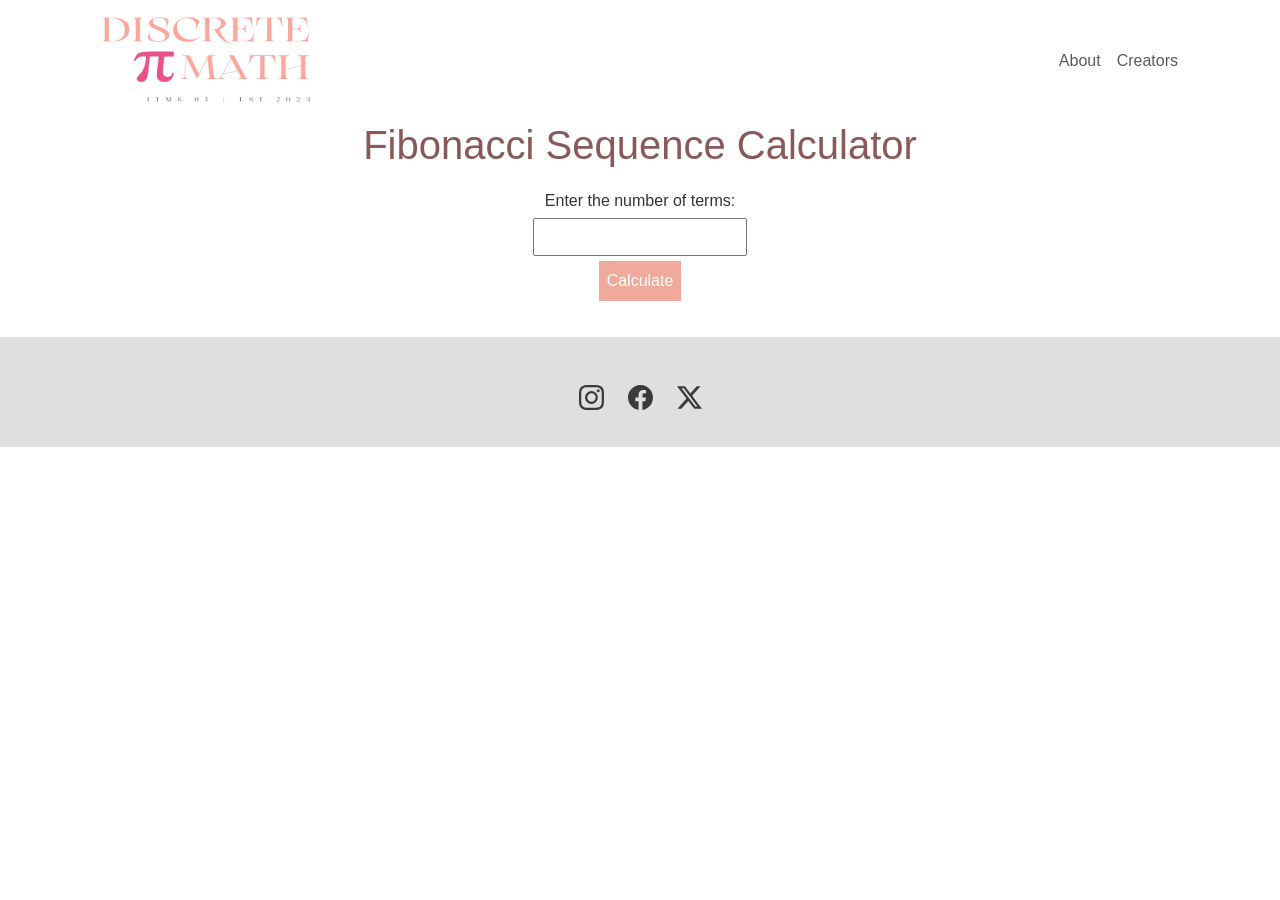
<file: ITMS/calculator-fibo.html>
<!doctype html>
<html lang="en">
<head>
   <!-- Required meta tags -->
   <meta charset="utf-8">
   <meta name="viewport" content="width=device-width, initial-scale=1">
      
   <!-- Bootstrap CSS -->
   <link href="https://cdn.jsdelivr.net/npm/bootstrap@5.3.2/dist/css/bootstrap.min.css" rel="stylesheet" integrity="sha384-T3c6CoIi6uLrA9TneNEoa7RxnatzjcDSCmG1MXxSR1GAsXEV/Dwwykc2MPK8M2HN" crossorigin="anonymous">
  
   <!-- Option 1: Include in HTML -->
   <link rel="stylesheet" href="https://cdn.jsdelivr.net/npm/bootstrap-icons@1.3.0/font/bootstrap-icons.css">
   <link href="custom.css" rel="stylesheet" >
   <title>Factorial | Permutation </title>
   
   <style>
    body {
      font-family: Arial, sans-serif;
      background-color: #fff;
      display: flex;
      flex-direction: column;
      align-items: center;
      height: 100vh;
      margin: 0;
    }
    h1 {
     color: #895858;
     margin-bottom: 20px;
    }
    h2 {
     color: #EFAA9C;
     margin-bottom: 20px;
    } 

    .calculator {
     width: 80%; 
     margin: 20px auto; 
     padding: 20px;
     border: 1px solid #ccc;
     box-shadow: 0 0 10px rgba(0, 0, 0, 0.1);
     background-color: #f9f9f9;
     text-align: center;
    }

    label {
       color: #333;
     }

    input {
       padding: 5px;
       margin: 5px;
      }

     button {
       padding: 8px;
       background-color: #EFAA9C;
       color: #fff;
       border: none;
       cursor: pointer;
      }

      p {
       color: #333;
      }

      footer {
       background-color: #dfdfdf;
       width: 100%;
       max-height: 110px;
       margin-top: 20px; 
      }
      footer a {
       color: #3a3a3a;
      } 

      footer a:hover {
       color: #EFAA9C;
      }
   </style>

</head>
<body>
   <div class="container">
       <nav class="navbar navbar-expand-lg navbar-light">
           <div class="container">
               <a class="navbar-brand" href="index.html">
                   <img src="img/logo.png" width="225" height="95" alt="logo for Discrete Math">
                   <span class="d-none">All About Discrete Math</span>
               </a>
           <button class="navbar-toggler" type="button"
           data-bs-toggle="collapse" data-bs-target="#navbarNav" aria-controls="navbarNav" aria-expanded="false" aria-label="Toggle Navigation">
           <i class="bi bi-list"></i>
           </button>
           <div class="collapse navbar-collapse" id="navbarNav">
              <ul class="navbar-nav ms-auto text-center">
                <li class="nav-item">
                    <a href="index.html" class="nav-link">About</a>
                </li>
                <li class="nav-item">
                    <a href="creators.html" class="nav-link">Creators</a>
                </li>
              </ul>
           </div>
       </nav>
   </div>

    <h1>Fibonacci Sequence Calculator</h1>

    <label for="number">Enter the number of terms:</label>
    <input type="number" id="number" min="1">
    <button onclick="calculateFibonacci()">Calculate</button>
  
    <p id="result"></p>
 
    <script>
        function calculateFibonacci() {
          var numberInput = document.getElementById('number');
          var resultParagraph = document.getElementById('result');
    
          var n = parseInt(numberInput.value);
    
          if (!isNaN(n) && n > 0) {
            var fibonacciArray = [0, 1];
    
            for (var i = 2; i < n; i++) {
              fibonacciArray[i] = fibonacciArray[i - 1] + fibonacciArray[i - 2];
            }
    
            resultParagraph.textContent = 'Fibonacci Sequence: ' + fibonacciArray.join(', ');
          } else {
            resultParagraph.textContent = 'Please enter a valid positive integer.';
          }
        }
      </script>

    <footer class="py-5">
       <div class="d-flex flex-row justify-content-center">
           <a href="https://www.instagram.com/cmllnn.grc/" class="me-4">
              <svg xmlns="http://www.w3.org/2000/svg" width="25" height="25" fill="currentColor" class="bi bi-instagram" viewBox="0 0 16 16">
                  <path d="M8 0C5.829 0 5.556.01 4.703.048 3.85.088 3.269.222 2.76.42a3.917 3.917 0 0 0-1.417.923A3.927 3.927 0 0 0 .42 2.76C.222 3.268.087 3.85.048 4.7.01 5.555 0 5.827 0 8.001c0 2.172.01 2.444.048 3.297.04.852.174 1.433.372 1.942.205.526.478.972.923 1.417.444.445.89.719 1.416.923.51.198 1.09.333 1.942.372C5.555 15.99 5.827 16 8 16s2.444-.01 3.298-.048c.851-.04 1.434-.174 1.943-.372a3.916 3.916 0 0 0 1.416-.923c.445-.445.718-.891.923-1.417.197-.509.332-1.09.372-1.942C15.99 10.445 16 10.173 16 8s-.01-2.445-.048-3.299c-.04-.851-.175-1.433-.372-1.941a3.926 3.926 0 0 0-.923-1.417A3.911 3.911 0 0 0 13.24.42c-.51-.198-1.092-.333-1.943-.372C10.443.01 10.172 0 7.998 0h.003zm-.717 1.442h.718c2.136 0 2.389.007 3.232.046.78.035 1.204.166 1.486.275.373.145.64.319.92.599.28.28.453.546.598.92.11.281.24.705.275 1.485.039.843.047 1.096.047 3.231s-.008 2.389-.047 3.232c-.035.78-.166 1.203-.275 1.485a2.47 2.47 0 0 1-.599.919c-.28.28-.546.453-.92.598-.28.11-.704.24-1.485.276-.843.038-1.096.047-3.232.047s-2.39-.009-3.233-.047c-.78-.036-1.203-.166-1.485-.276a2.478 2.478 0 0 1-.92-.598 2.48 2.48 0 0 1-.6-.92c-.109-.281-.24-.705-.275-1.485-.038-.843-.046-1.096-.046-3.233 0-2.136.008-2.388.046-3.231.036-.78.166-1.204.276-1.486.145-.373.319-.64.599-.92.28-.28.546-.453.92-.598.282-.11.705-.24 1.485-.276.738-.034 1.024-.044 2.515-.045v.002zm4.988 1.328a.96.96 0 1 0 0 1.92.96.96 0 0 0 0-1.92zm-4.27 1.122a4.109 4.109 0 1 0 0 8.217 4.109 4.109 0 0 0 0-8.217zm0 1.441a2.667 2.667 0 1 1 0 5.334 2.667 2.667 0 0 1 0-5.334z"/>
              </svg>
          </a>
          <a href="https://www.facebook.com/camilleanne.garcia.581?mibextid=LQQJ4d" class="me-4">
              <svg xmlns="http://www.w3.org/2000/svg" width="25" height="25" fill="currentColor" class="bi bi-facebook" viewBox="0 0 16 16">
                 <path d="M16 8.049c0-4.446-3.582-8.05-8-8.05C3.58 0-.002 3.603-.002 8.05c0 4.017 2.926 7.347 6.75 7.951v-5.625h-2.03V8.05H6.75V6.275c0-2.017 1.195-3.131 3.022-3.131.876 0 1.791.157 1.791.157v1.98h-1.009c-.993 0-1.303.621-1.303 1.258v1.51h2.218l-.354 2.326H9.25V16c3.824-.604 6.75-3.934 6.75-7.951z"/>
              </svg>
           </a>
           <a href="https://twitter.com/grccmll17">
               <svg xmlns="http://www.w3.org/2000/svg" width="25" height="25" fill="currentColor" class="bi bi-twitter-x" viewBox="0 0 16 16">
                   <path d="M12.6.75h2.454l-5.36 6.142L16 15.25h-4.937l-3.867-5.07-4.425 5.07H.316l5.733-6.57L0 .75h5.063l3.495 4.633L12.601.75Zm-.86 13.028h1.36L4.323 2.145H2.865l8.875 11.633Z"/>
               </svg>
           </a>
       </div>
   </footer>
 
     <!-- Op@onal JavaScript; choose one of the two! -->
     <!-- Op@on 1: Bootstrap Bundle with Popper -->
     <script src="https://cdn.jsdelivr.net/npm/bootstrap@5.3.2/dist/js/bootstrap.bundle.min.js" integrity="sha384-C6RzsynM9kWDrMNeT87bh95OGNyZPhcTNXj1NW7RuBCsyN/o0jlpcV8Qyq46cDfL" crossorigin="anonymous"></script>
     <script src="hGps://cdn.jsdelivr.net/npm/bootstrap@5.0.1/dist/js/bootstrap.bundle.min.js"
     integrity="sha384-gtEjrD/SeCtmISkJkNUaaKMoLD0//ElJ19smozuHV6z3Iehds+3Ulb9Bn9Plx0x4"
     crossorigin="anonymous"></script>
     <!-- Op@on 2: Separate Popper and Bootstrap JS -->
     <!-- <script src="hGps://cdn.jsdelivr.net/npm/@popperjs/core@2.9.2/dist/umd/popper.min.js"integrity="sha384-IQsoLXl5PILFhosVNubq5LC7Qb9DXgDA9i+tQ8Zj3iwWAwPtgFTxbJ8NT4GN1R8p"crossorigin="anonymous"></script>
     <script src="hGps://cdn.jsdelivr.net/npm/bootstrap@5.0.1/dist/js/bootstrap.min.js"integrity="sha384-Atwg2Pkwv9vp0ygtn1JAojH0nYbwNJLPhwyoVbhoPwBhjQPR5VtM2+xf0Uwh9KtT"crossorigin="anonymous"></script>-->
</body>
</html>
</file>
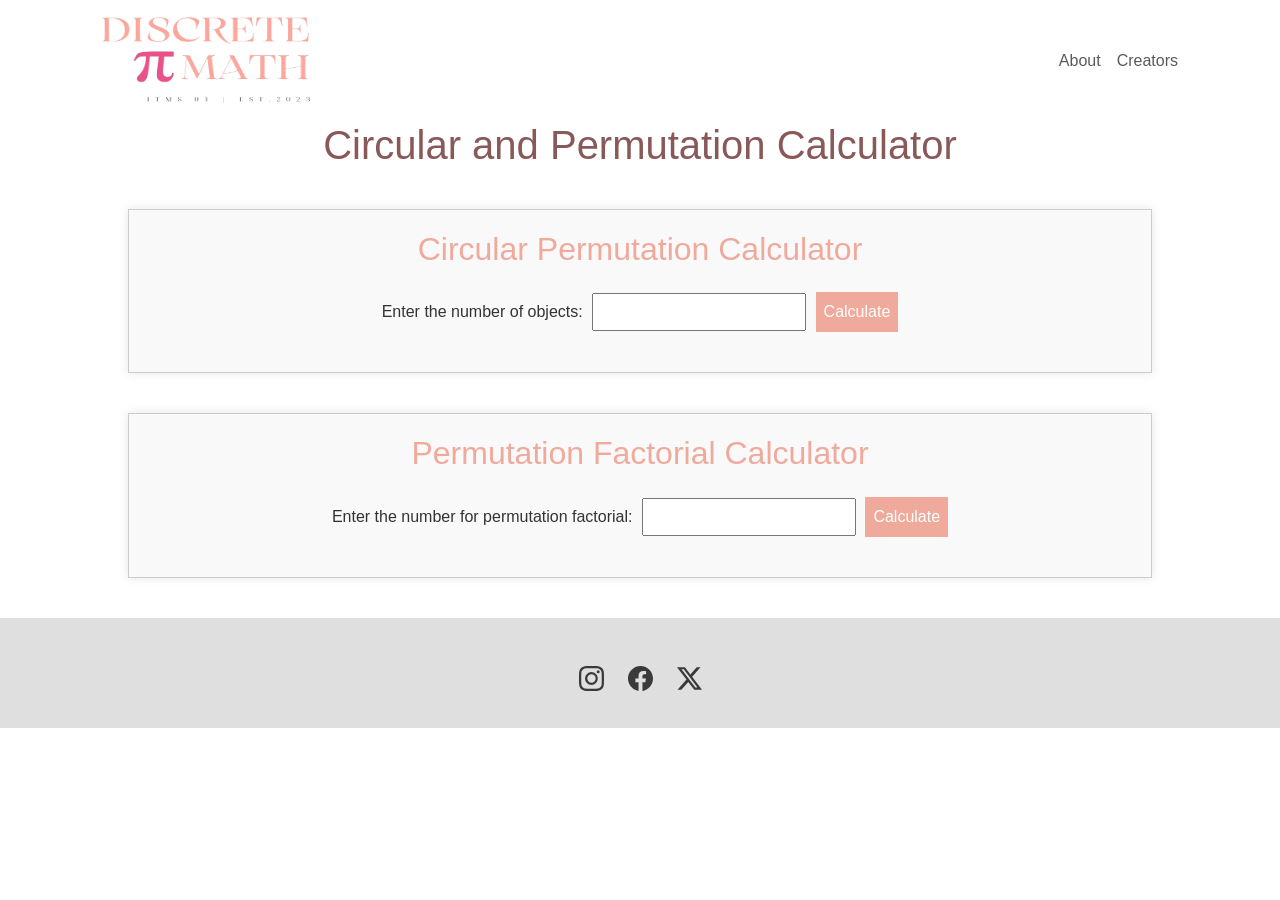
<file: ITMS/calculator.html>
<!doctype html>
<html lang="en">
<head>
   <!-- Required meta tags -->
   <meta charset="utf-8">
   <meta name="viewport" content="width=device-width, initial-scale=1">
      
   <!-- Bootstrap CSS -->
   <link href="https://cdn.jsdelivr.net/npm/bootstrap@5.3.2/dist/css/bootstrap.min.css" rel="stylesheet" integrity="sha384-T3c6CoIi6uLrA9TneNEoa7RxnatzjcDSCmG1MXxSR1GAsXEV/Dwwykc2MPK8M2HN" crossorigin="anonymous">
  
   <!-- Option 1: Include in HTML -->
   <link rel="stylesheet" href="https://cdn.jsdelivr.net/npm/bootstrap-icons@1.3.0/font/bootstrap-icons.css">
   <link href="custom.css" rel="stylesheet" >
   <title>Factorial | Permutation </title>
</head>
<body>
   <div class="container">
       <nav class="navbar navbar-expand-lg navbar-light">
           <div class="container">
               <a class="navbar-brand" href="index.html">
                   <img src="img/logo.png" width="225" height="95" alt="logo for Discrete Math">
                   <span class="d-none">All About Discrete Math</span>
               </a>
           <button class="navbar-toggler" type="button"
           data-bs-toggle="collapse" data-bs-target="#navbarNav" aria-controls="navbarNav" aria-expanded="false" aria-label="Toggle Navigation">
           <i class="bi bi-list"></i>
           </button>
           <div class="collapse navbar-collapse" id="navbarNav">
              <ul class="navbar-nav ms-auto text-center">
                <li class="nav-item">
                    <a href="index.html" class="nav-link">About</a>
                </li>
                <li class="nav-item">
                    <a href="creators.html" class="nav-link">Creators</a>
                </li>
              </ul>
           </div>
       </nav>
   </div>
   <head>
    <meta charset="utf-8">
    <meta name="viewport" content="width=device-width, initial-scale=1">
       
    <!-- Bootstrap CSS -->
    <link href="https://cdn.jsdelivr.net/npm/bootstrap@5.3.2/dist/css/bootstrap.min.css" rel="stylesheet" integrity="sha384-T3c6CoIi6uLrA9TneNEoa7RxnatzjcDSCmG1MXxSR1GAsXEV/Dwwykc2MPK8M2HN" crossorigin="anonymous">
   
    <!-- Option 1: Include in HTML -->
    <link rel="stylesheet" href="https://cdn.jsdelivr.net/npm/bootstrap-icons@1.3.0/font/bootstrap-icons.css">
   <meta charset="UTF-8">
   <meta name="viewport" content="width=device-width, initial-scale=1.0">
   <title>Permutation Calculators</title>
   <link href="custom.css" rel="stylesheet" >
   
   <style>
     body {
       font-family: Arial, sans-serif;
       background-color: #fff;
       display: flex;
       flex-direction: column;
       align-items: center;
       height: 100vh;
       margin: 0;
     }
     h1 {
      color: #895858;
      margin-bottom: 20px;
     }
     h2 {
      color: #EFAA9C;
      margin-bottom: 20px;
     } 

     .calculator {
      width: 80%; 
      margin: 20px auto; 
      padding: 20px;
      border: 1px solid #ccc;
      box-shadow: 0 0 10px rgba(0, 0, 0, 0.1);
      background-color: #f9f9f9;
      text-align: center;
     }

     label {
        color: #333;
      }

     input {
        padding: 5px;
        margin: 5px;
       }

      button {
        padding: 8px;
        background-color: #EFAA9C;
        color: #fff;
        border: none;
        cursor: pointer;
       }

       p {
        color: #333;
       }

       footer {
        background-color: #dfdfdf;
        width: 100%;
        max-height: 110px;
        margin-top: 20px; 
       }
       footer a {
        color: #3a3a3a;
       } 

       footer a:hover {
        color: #EFAA9C;
       }
    </style>
 </head>
 
 <body>
 
   <h1>Circular and Permutation Calculator</h1>
 
   <div class="calculator">
     <h2>Circular Permutation Calculator</h2>
     <label for="objects">Enter the number of objects:</label>
     <input type="number" id="objects" min="1">
     <button onclick="calculateCircularPermutation()">Calculate</button>
     <p id="resultCircular"></p>
   </div>
 
   <div class="calculator">
     <h2>Permutation Factorial Calculator</h2>
     <label for="number">Enter the number for permutation factorial:</label>
     <input type="number" id="number" min="1">
     <button onclick="calculatePermutationFactorial()">Calculate</button>
     <p id="resultPermutation"></p>
   </div>
 
   <script>
     function calculateCircularPermutation() {
       var objectsInput = document.getElementById('objects');
       var resultParagraph = document.getElementById('resultCircular');
 
       var n = parseInt(objectsInput.value);
 
       if (!isNaN(n) && n > 0) {
         var circularPermutation = factorial(n - 1);
         resultParagraph.textContent = 'Number of Circular Permutations: ' + formatNumber(circularPermutation);
       } else {
         resultParagraph.textContent = 'Please enter a valid positive integer.';
       }
     }
 
     function calculatePermutationFactorial() {
       var numberInput = document.getElementById('number');
       var resultParagraph = document.getElementById('resultPermutation');
 
       var n = parseInt(numberInput.value);
 
       if (!isNaN(n) && n > 0) {
         var permutationFactorial = 1;
 
         for (var i = 1; i <= n; i++) {
           permutationFactorial *= i;
         }
 
         resultParagraph.textContent = 'Permutation Factorial of ' + n + ' is: ' + formatNumber(permutationFactorial);
       } else {
         resultParagraph.textContent = 'Please enter a valid positive integer.';
       }
     }
 
     function factorial(num) {
       if (num === 0 || num === 1) {
         return 1;
       } else {
         for (var i = num - 1; i >= 1; i--) {
           num *= i;
         }
         return num;
       }
     }
 
     function formatNumber(number) {
       return number.toString().replace(/\B(?=(\d{3})+(?!\d))/g, ",");
     }
   </script>

    <footer class="py-5">
       <div class="d-flex flex-row justify-content-center">
           <a href="https://www.instagram.com/cmllnn.grc/" class="me-4">
              <svg xmlns="http://www.w3.org/2000/svg" width="25" height="25" fill="currentColor" class="bi bi-instagram" viewBox="0 0 16 16">
                  <path d="M8 0C5.829 0 5.556.01 4.703.048 3.85.088 3.269.222 2.76.42a3.917 3.917 0 0 0-1.417.923A3.927 3.927 0 0 0 .42 2.76C.222 3.268.087 3.85.048 4.7.01 5.555 0 5.827 0 8.001c0 2.172.01 2.444.048 3.297.04.852.174 1.433.372 1.942.205.526.478.972.923 1.417.444.445.89.719 1.416.923.51.198 1.09.333 1.942.372C5.555 15.99 5.827 16 8 16s2.444-.01 3.298-.048c.851-.04 1.434-.174 1.943-.372a3.916 3.916 0 0 0 1.416-.923c.445-.445.718-.891.923-1.417.197-.509.332-1.09.372-1.942C15.99 10.445 16 10.173 16 8s-.01-2.445-.048-3.299c-.04-.851-.175-1.433-.372-1.941a3.926 3.926 0 0 0-.923-1.417A3.911 3.911 0 0 0 13.24.42c-.51-.198-1.092-.333-1.943-.372C10.443.01 10.172 0 7.998 0h.003zm-.717 1.442h.718c2.136 0 2.389.007 3.232.046.78.035 1.204.166 1.486.275.373.145.64.319.92.599.28.28.453.546.598.92.11.281.24.705.275 1.485.039.843.047 1.096.047 3.231s-.008 2.389-.047 3.232c-.035.78-.166 1.203-.275 1.485a2.47 2.47 0 0 1-.599.919c-.28.28-.546.453-.92.598-.28.11-.704.24-1.485.276-.843.038-1.096.047-3.232.047s-2.39-.009-3.233-.047c-.78-.036-1.203-.166-1.485-.276a2.478 2.478 0 0 1-.92-.598 2.48 2.48 0 0 1-.6-.92c-.109-.281-.24-.705-.275-1.485-.038-.843-.046-1.096-.046-3.233 0-2.136.008-2.388.046-3.231.036-.78.166-1.204.276-1.486.145-.373.319-.64.599-.92.28-.28.546-.453.92-.598.282-.11.705-.24 1.485-.276.738-.034 1.024-.044 2.515-.045v.002zm4.988 1.328a.96.96 0 1 0 0 1.92.96.96 0 0 0 0-1.92zm-4.27 1.122a4.109 4.109 0 1 0 0 8.217 4.109 4.109 0 0 0 0-8.217zm0 1.441a2.667 2.667 0 1 1 0 5.334 2.667 2.667 0 0 1 0-5.334z"/>
              </svg>
          </a>
          <a href="https://www.facebook.com/camilleanne.garcia.581?mibextid=LQQJ4d" class="me-4">
              <svg xmlns="http://www.w3.org/2000/svg" width="25" height="25" fill="currentColor" class="bi bi-facebook" viewBox="0 0 16 16">
                 <path d="M16 8.049c0-4.446-3.582-8.05-8-8.05C3.58 0-.002 3.603-.002 8.05c0 4.017 2.926 7.347 6.75 7.951v-5.625h-2.03V8.05H6.75V6.275c0-2.017 1.195-3.131 3.022-3.131.876 0 1.791.157 1.791.157v1.98h-1.009c-.993 0-1.303.621-1.303 1.258v1.51h2.218l-.354 2.326H9.25V16c3.824-.604 6.75-3.934 6.75-7.951z"/>
              </svg>
           </a>
           <a href="https://twitter.com/grccmll17">
               <svg xmlns="http://www.w3.org/2000/svg" width="25" height="25" fill="currentColor" class="bi bi-twitter-x" viewBox="0 0 16 16">
                   <path d="M12.6.75h2.454l-5.36 6.142L16 15.25h-4.937l-3.867-5.07-4.425 5.07H.316l5.733-6.57L0 .75h5.063l3.495 4.633L12.601.75Zm-.86 13.028h1.36L4.323 2.145H2.865l8.875 11.633Z"/>
               </svg>
           </a>
       </div>
   </footer>
 
     <!-- Op@onal JavaScript; choose one of the two! -->
     <!-- Op@on 1: Bootstrap Bundle with Popper -->
     <script src="https://cdn.jsdelivr.net/npm/bootstrap@5.3.2/dist/js/bootstrap.bundle.min.js" integrity="sha384-C6RzsynM9kWDrMNeT87bh95OGNyZPhcTNXj1NW7RuBCsyN/o0jlpcV8Qyq46cDfL" crossorigin="anonymous"></script>
     <script src="hGps://cdn.jsdelivr.net/npm/bootstrap@5.0.1/dist/js/bootstrap.bundle.min.js"
     integrity="sha384-gtEjrD/SeCtmISkJkNUaaKMoLD0//ElJ19smozuHV6z3Iehds+3Ulb9Bn9Plx0x4"
     crossorigin="anonymous"></script>
     <!-- Op@on 2: Separate Popper and Bootstrap JS -->
     <!-- <script src="hGps://cdn.jsdelivr.net/npm/@popperjs/core@2.9.2/dist/umd/popper.min.js"integrity="sha384-IQsoLXl5PILFhosVNubq5LC7Qb9DXgDA9i+tQ8Zj3iwWAwPtgFTxbJ8NT4GN1R8p"crossorigin="anonymous"></script>
     <script src="hGps://cdn.jsdelivr.net/npm/bootstrap@5.0.1/dist/js/bootstrap.min.js"integrity="sha384-Atwg2Pkwv9vp0ygtn1JAojH0nYbwNJLPhwyoVbhoPwBhjQPR5VtM2+xf0Uwh9KtT"crossorigin="anonymous"></script>-->
</body>
</html>
</file>
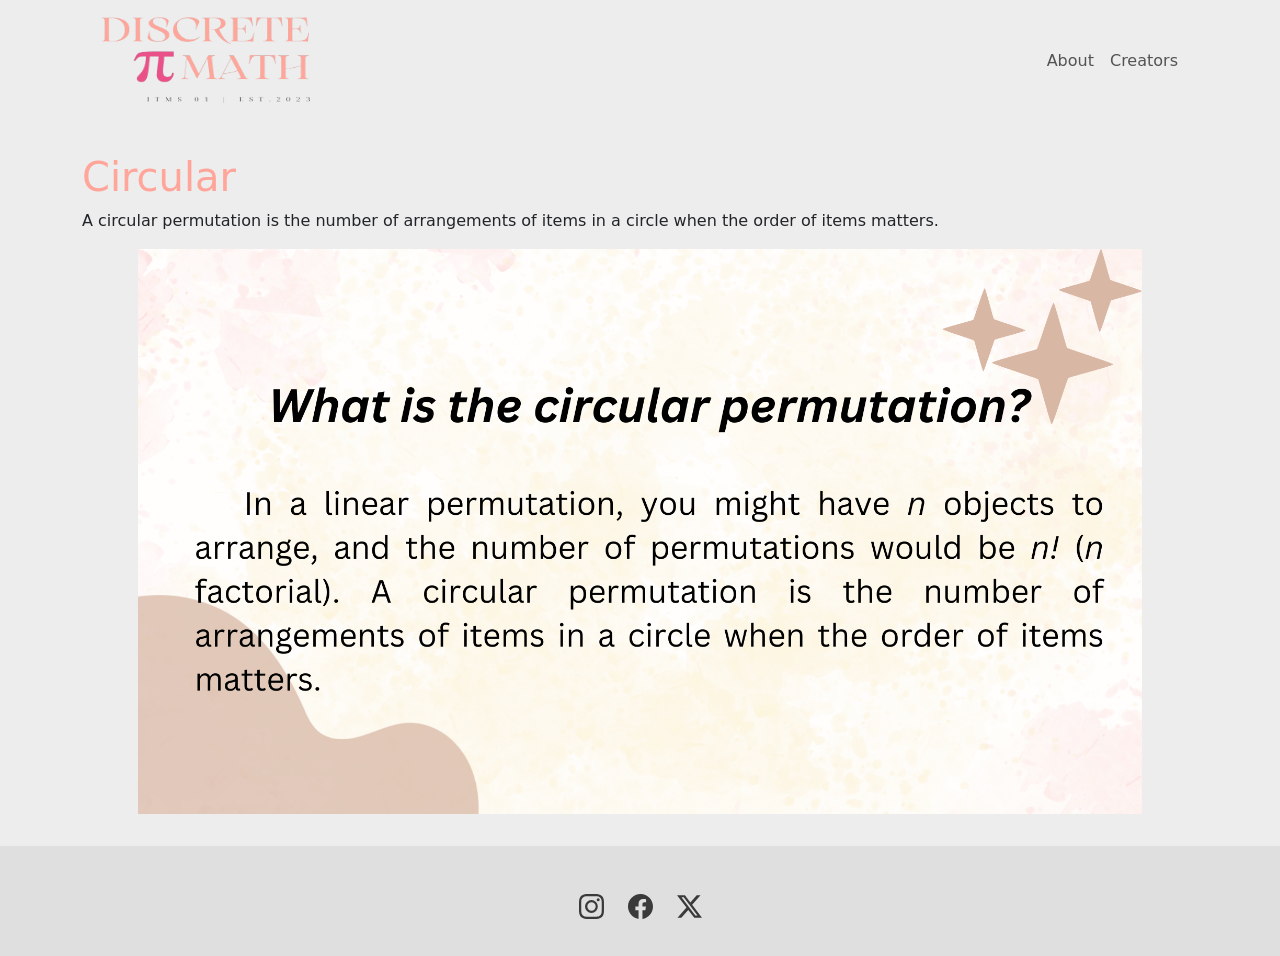
<file: ITMS/circular.html>
<!doctype html>
<html lang="en">
<head>
   <!-- Required meta tags -->
   <meta charset="utf-8">
   <meta name="viewport" content="width=device-width, initial-scale=1">
      
   <!-- Bootstrap CSS -->
   <link href="https://cdn.jsdelivr.net/npm/bootstrap@5.3.2/dist/css/bootstrap.min.css" rel="stylesheet" integrity="sha384-T3c6CoIi6uLrA9TneNEoa7RxnatzjcDSCmG1MXxSR1GAsXEV/Dwwykc2MPK8M2HN" crossorigin="anonymous">
  
   <!-- Option 1: Include in HTML -->
   <link rel="stylesheet" href="https://cdn.jsdelivr.net/npm/bootstrap-icons@1.3.0/font/bootstrap-icons.css">
   <link href="custom.css" rel="stylesheet" >
   <title>Circular | Permutation</title>
</head>
<body>
   <div class="container">
       <nav class="navbar navbar-expand-lg navbar-light">
           <div class="container">
               <a class="navbar-brand" href="index.html">
                   <img src="img/logo.png" width="225" height="95" alt="logo for Discrete Math">
                   <span class="d-none">All About Discrete Math</span>
               </a>
           <button class="navbar-toggler" type="button"
           data-bs-toggle="collapse" data-bs-target="#navbarNav" aria-controls="navbarNav" aria-expanded="false" aria-label="Toggle Navigation">
           <i class="bi bi-list"></i>
           </button>
           <div class="collapse navbar-collapse" id="navbarNav">
                <ul class="navbar-nav ms-auto text-center">
                    <li class="nav-item">
                        <a href="index.html" class="nav-link">About</a>
                    </li>
                    <li class="nav-item">
                        <a href="creators.html" class="nav-link">Creators</a>
                    </li>
                </ul>
           </div>
       </nav>
   </div>

   <main>
        <div class="container my-2 py-md-4">
            <h1>Circular</h1>
            <p>A circular permutation is the number of arrangements of items in a circle when the order of items matters.</p>
            <div class="image-container">
                <img src="img/circular.png" class="img-fluid" alt="Circular">
            </div>
        </div>
    </main>

    <footer class="py-5">
       <div class="d-flex flex-row justify-content-center">
           <a href="https://www.instagram.com/cmllnn.grc/" class="me-4">
              <svg xmlns="http://www.w3.org/2000/svg" width="25" height="25" fill="currentColor" class="bi bi-instagram" viewBox="0 0 16 16">
                  <path d="M8 0C5.829 0 5.556.01 4.703.048 3.85.088 3.269.222 2.76.42a3.917 3.917 0 0 0-1.417.923A3.927 3.927 0 0 0 .42 2.76C.222 3.268.087 3.85.048 4.7.01 5.555 0 5.827 0 8.001c0 2.172.01 2.444.048 3.297.04.852.174 1.433.372 1.942.205.526.478.972.923 1.417.444.445.89.719 1.416.923.51.198 1.09.333 1.942.372C5.555 15.99 5.827 16 8 16s2.444-.01 3.298-.048c.851-.04 1.434-.174 1.943-.372a3.916 3.916 0 0 0 1.416-.923c.445-.445.718-.891.923-1.417.197-.509.332-1.09.372-1.942C15.99 10.445 16 10.173 16 8s-.01-2.445-.048-3.299c-.04-.851-.175-1.433-.372-1.941a3.926 3.926 0 0 0-.923-1.417A3.911 3.911 0 0 0 13.24.42c-.51-.198-1.092-.333-1.943-.372C10.443.01 10.172 0 7.998 0h.003zm-.717 1.442h.718c2.136 0 2.389.007 3.232.046.78.035 1.204.166 1.486.275.373.145.64.319.92.599.28.28.453.546.598.92.11.281.24.705.275 1.485.039.843.047 1.096.047 3.231s-.008 2.389-.047 3.232c-.035.78-.166 1.203-.275 1.485a2.47 2.47 0 0 1-.599.919c-.28.28-.546.453-.92.598-.28.11-.704.24-1.485.276-.843.038-1.096.047-3.232.047s-2.39-.009-3.233-.047c-.78-.036-1.203-.166-1.485-.276a2.478 2.478 0 0 1-.92-.598 2.48 2.48 0 0 1-.6-.92c-.109-.281-.24-.705-.275-1.485-.038-.843-.046-1.096-.046-3.233 0-2.136.008-2.388.046-3.231.036-.78.166-1.204.276-1.486.145-.373.319-.64.599-.92.28-.28.546-.453.92-.598.282-.11.705-.24 1.485-.276.738-.034 1.024-.044 2.515-.045v.002zm4.988 1.328a.96.96 0 1 0 0 1.92.96.96 0 0 0 0-1.92zm-4.27 1.122a4.109 4.109 0 1 0 0 8.217 4.109 4.109 0 0 0 0-8.217zm0 1.441a2.667 2.667 0 1 1 0 5.334 2.667 2.667 0 0 1 0-5.334z"/>
              </svg>
          </a>
          <a href="https://www.facebook.com/camilleanne.garcia.581?mibextid=LQQJ4d" class="me-4">
              <svg xmlns="http://www.w3.org/2000/svg" width="25" height="25" fill="currentColor" class="bi bi-facebook" viewBox="0 0 16 16">
                 <path d="M16 8.049c0-4.446-3.582-8.05-8-8.05C3.58 0-.002 3.603-.002 8.05c0 4.017 2.926 7.347 6.75 7.951v-5.625h-2.03V8.05H6.75V6.275c0-2.017 1.195-3.131 3.022-3.131.876 0 1.791.157 1.791.157v1.98h-1.009c-.993 0-1.303.621-1.303 1.258v1.51h2.218l-.354 2.326H9.25V16c3.824-.604 6.75-3.934 6.75-7.951z"/>
              </svg>
           </a>
           <a href="https://twitter.com/grccmll17">
               <svg xmlns="http://www.w3.org/2000/svg" width="25" height="25" fill="currentColor" class="bi bi-twitter-x" viewBox="0 0 16 16">
                   <path d="M12.6.75h2.454l-5.36 6.142L16 15.25h-4.937l-3.867-5.07-4.425 5.07H.316l5.733-6.57L0 .75h5.063l3.495 4.633L12.601.75Zm-.86 13.028h1.36L4.323 2.145H2.865l8.875 11.633Z"/>
               </svg>
           </a>
       </div>
   </footer>
 
     <!-- Op@onal JavaScript; choose one of the two! -->
     <!-- Op@on 1: Bootstrap Bundle with Popper -->
     <script src="https://cdn.jsdelivr.net/npm/bootstrap@5.3.2/dist/js/bootstrap.bundle.min.js" integrity="sha384-C6RzsynM9kWDrMNeT87bh95OGNyZPhcTNXj1NW7RuBCsyN/o0jlpcV8Qyq46cDfL" crossorigin="anonymous"></script>
     <script src="hGps://cdn.jsdelivr.net/npm/bootstrap@5.0.1/dist/js/bootstrap.bundle.min.js"
     integrity="sha384-gtEjrD/SeCtmISkJkNUaaKMoLD0//ElJ19smozuHV6z3Iehds+3Ulb9Bn9Plx0x4"
     crossorigin="anonymous"></script>
     <!-- Op@on 2: Separate Popper and Bootstrap JS -->
     <!-- <script src="hGps://cdn.jsdelivr.net/npm/@popperjs/core@2.9.2/dist/umd/popper.min.js"integrity="sha384-IQsoLXl5PILFhosVNubq5LC7Qb9DXgDA9i+tQ8Zj3iwWAwPtgFTxbJ8NT4GN1R8p"crossorigin="anonymous"></script>
     <script src="hGps://cdn.jsdelivr.net/npm/bootstrap@5.0.1/dist/js/bootstrap.min.js"integrity="sha384-Atwg2Pkwv9vp0ygtn1JAojH0nYbwNJLPhwyoVbhoPwBhjQPR5VtM2+xf0Uwh9KtT"crossorigin="anonymous"></script>-->
</body>
</html>
</file>
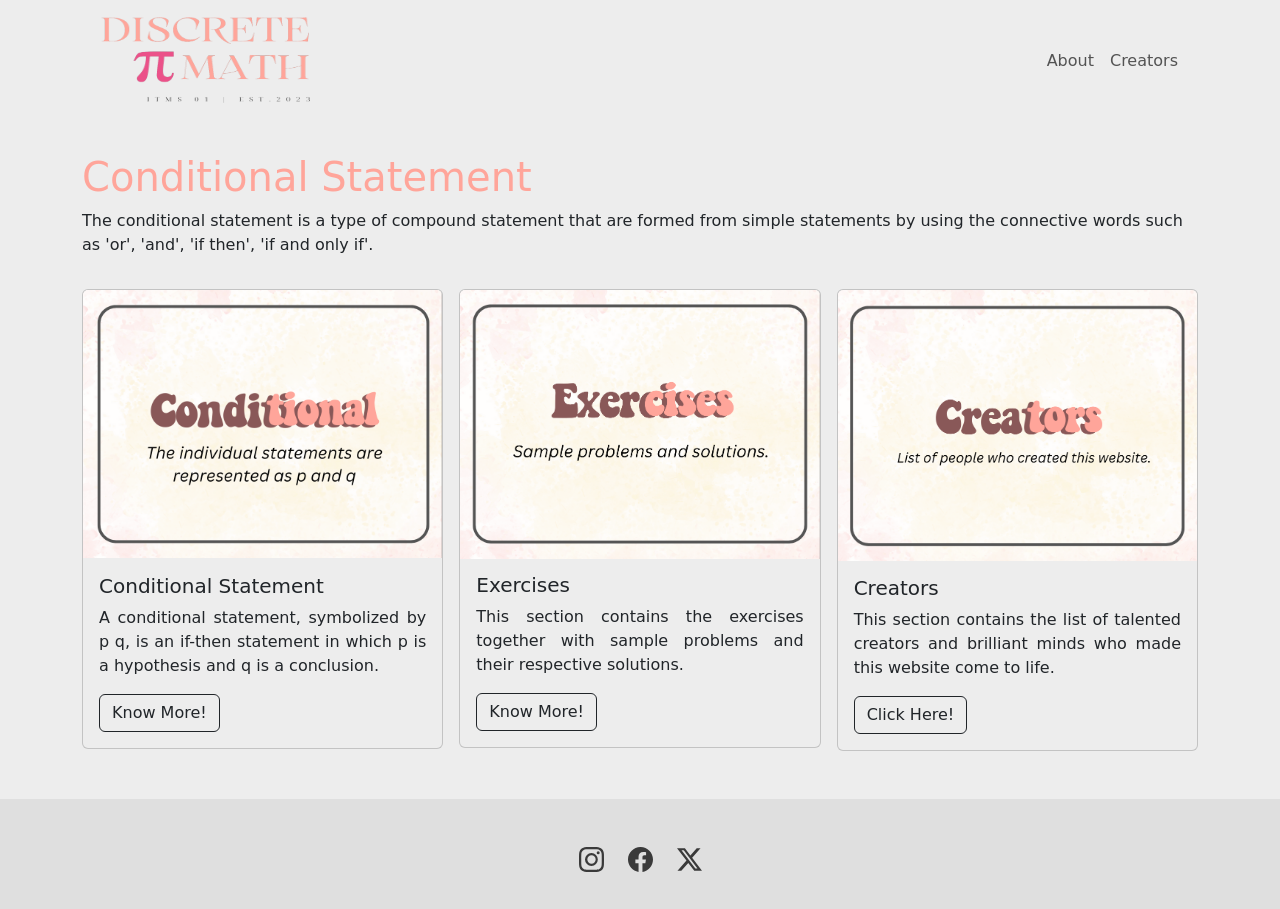
<file: ITMS/conditional-statement.html>
<!doctype html>
<html lang="en">
<head>
   <!-- Required meta tags -->
   <meta charset="utf-8">
   <meta name="viewport" content="width=device-width, initial-scale=1">
      
   <!-- Bootstrap CSS -->
   <link href="https://cdn.jsdelivr.net/npm/bootstrap@5.3.2/dist/css/bootstrap.min.css" rel="stylesheet" integrity="sha384-T3c6CoIi6uLrA9TneNEoa7RxnatzjcDSCmG1MXxSR1GAsXEV/Dwwykc2MPK8M2HN" crossorigin="anonymous">
  
   <!-- Option 1: Include in HTML -->
   <link rel="stylesheet" href="https://cdn.jsdelivr.net/npm/bootstrap-icons@1.3.0/font/bootstrap-icons.css">
   <link href="custom.css" rel="stylesheet" >
   <title>Conditional | All About Discrete Math</title>
</head>
<body>
   <div class="container">
       <nav class="navbar navbar-expand-lg navbar-light">
           <div class="container">
               <a class="navbar-brand" href="index.html">
                   <img src="img/logo.png" width="225" height="95" alt="logo for Jon Smith Designs">
                   <span class="d-none">All About Discrete Maths</span>
               </a>
           <button class="navbar-toggler" type="button"
           data-bs-toggle="collapse" data-bs-target="#navbarNav" aria-controls="navbarNav" aria-expanded="false" aria-label="Toggle Navigation">
           <i class="bi bi-list"></i>
           </button>
           <div class="collapse navbar-collapse" id="navbarNav">
               <ul class="navbar-nav ms-auto text-center">
                  <li class="nav-item">
                     <a href="index.html" class="nav-link">About</a>
                  </li>
                  <li class="nav-item">
                     <a href="creators.html" class="nav-link">Creators</a>
                  </li>
            </ul>
           </div>
       </nav>
   </div>
    <main>
       <div class="container my-2 py-md-4">
          <h1>Conditional Statement</h1>
          <p>The conditional statement is a type of compound statement that are formed from simple statements by using the connective words such as 'or', 'and', 'if then', 'if and only if'.</p>
          <div class="row mt-1 g-md-3">
             <div class="col-12 col-md-8 col-lg-4 mb-3">
                <div class="card">
                   <div class="upper-layer-image">
                      <img src="img/conditional-card.png" alt="Upper Layer Image" class="card-img-top" /></div>
                   <img src="img/condi-card.png" alt="Factorial" class="card-img-top"/>
                   <div class="card-body">
                      <div class="card-description">
                         <h5 class="card-title">Conditional Statement</h5>
                         <p class="card-text">A conditional statement, symbolized by p q, is an if-then statement in which p is a hypothesis and q is a conclusion.</p>
                         <a href="conditional.html" class="btn btn-outline-dark">Know More!</a>
                      </div>
                   </div>
                </div>
             </div>
          <div class="col-12 col-md-8 col-lg-4 mb-3">
                <div class="card">
                   <div class="upper-layer-image">
                      <img src="img/exercises_card.png" alt="Upper Layer Image" class="card-img-top" /></div>
                   <img src="img/condi-exercise.png" alt="Exercises" class="card-img-top" />
                   <div class="card-body">
                      <h5 class="card-title">Exercises</h5>
                      <p class="card-text">This section contains the exercises together with sample problems and their respective solutions.</p>
                      <a href="exercises.html" class="btn btn-outline-dark">Know More!</a>
                   </div>
                </div>
          </div>
          <div class="col-12 col-md-8 col-lg-4 mb-3">
                <div class="card">
                   <div class="upper-layer-image">
                      <img src="img/creators.png" alt="Upper Layer Image" class="card-img-top" /></div>
                   <img src="img/creators-card.png" alt="Exercises" class="card-img-top" />
                   <div class="card-body">
                      <h5 class="card-title">Creators</h5>
                      <p class="card-text">This section contains the list of talented creators and brilliant minds who made this website come to life.</p>
                      <a href="creators.html" class="btn btn-outline-dark">Click Here!</a>
                   </div>
                </div>
          </div>
       </div>
    </main>

    <footer class="py-5">
       <div class="d-flex flex-row justify-content-center">
           <a href="https://www.instagram.com/cmllnn.grc/" class="me-4">
              <svg xmlns="http://www.w3.org/2000/svg" width="25" height="25" fill="currentColor" class="bi bi-instagram" viewBox="0 0 16 16">
                  <path d="M8 0C5.829 0 5.556.01 4.703.048 3.85.088 3.269.222 2.76.42a3.917 3.917 0 0 0-1.417.923A3.927 3.927 0 0 0 .42 2.76C.222 3.268.087 3.85.048 4.7.01 5.555 0 5.827 0 8.001c0 2.172.01 2.444.048 3.297.04.852.174 1.433.372 1.942.205.526.478.972.923 1.417.444.445.89.719 1.416.923.51.198 1.09.333 1.942.372C5.555 15.99 5.827 16 8 16s2.444-.01 3.298-.048c.851-.04 1.434-.174 1.943-.372a3.916 3.916 0 0 0 1.416-.923c.445-.445.718-.891.923-1.417.197-.509.332-1.09.372-1.942C15.99 10.445 16 10.173 16 8s-.01-2.445-.048-3.299c-.04-.851-.175-1.433-.372-1.941a3.926 3.926 0 0 0-.923-1.417A3.911 3.911 0 0 0 13.24.42c-.51-.198-1.092-.333-1.943-.372C10.443.01 10.172 0 7.998 0h.003zm-.717 1.442h.718c2.136 0 2.389.007 3.232.046.78.035 1.204.166 1.486.275.373.145.64.319.92.599.28.28.453.546.598.92.11.281.24.705.275 1.485.039.843.047 1.096.047 3.231s-.008 2.389-.047 3.232c-.035.78-.166 1.203-.275 1.485a2.47 2.47 0 0 1-.599.919c-.28.28-.546.453-.92.598-.28.11-.704.24-1.485.276-.843.038-1.096.047-3.232.047s-2.39-.009-3.233-.047c-.78-.036-1.203-.166-1.485-.276a2.478 2.478 0 0 1-.92-.598 2.48 2.48 0 0 1-.6-.92c-.109-.281-.24-.705-.275-1.485-.038-.843-.046-1.096-.046-3.233 0-2.136.008-2.388.046-3.231.036-.78.166-1.204.276-1.486.145-.373.319-.64.599-.92.28-.28.546-.453.92-.598.282-.11.705-.24 1.485-.276.738-.034 1.024-.044 2.515-.045v.002zm4.988 1.328a.96.96 0 1 0 0 1.92.96.96 0 0 0 0-1.92zm-4.27 1.122a4.109 4.109 0 1 0 0 8.217 4.109 4.109 0 0 0 0-8.217zm0 1.441a2.667 2.667 0 1 1 0 5.334 2.667 2.667 0 0 1 0-5.334z"/>
              </svg>
          </a>
          <a href="https://www.facebook.com/camilleanne.garcia.581?mibextid=LQQJ4d" class="me-4">
              <svg xmlns="http://www.w3.org/2000/svg" width="25" height="25" fill="currentColor" class="bi bi-facebook" viewBox="0 0 16 16">
                 <path d="M16 8.049c0-4.446-3.582-8.05-8-8.05C3.58 0-.002 3.603-.002 8.05c0 4.017 2.926 7.347 6.75 7.951v-5.625h-2.03V8.05H6.75V6.275c0-2.017 1.195-3.131 3.022-3.131.876 0 1.791.157 1.791.157v1.98h-1.009c-.993 0-1.303.621-1.303 1.258v1.51h2.218l-.354 2.326H9.25V16c3.824-.604 6.75-3.934 6.75-7.951z"/>
              </svg>
           </a>
           <a href="https://twitter.com/grccmll17">
               <svg xmlns="http://www.w3.org/2000/svg" width="25" height="25" fill="currentColor" class="bi bi-twitter-x" viewBox="0 0 16 16">
                   <path d="M12.6.75h2.454l-5.36 6.142L16 15.25h-4.937l-3.867-5.07-4.425 5.07H.316l5.733-6.57L0 .75h5.063l3.495 4.633L12.601.75Zm-.86 13.028h1.36L4.323 2.145H2.865l8.875 11.633Z"/>
               </svg>
           </a>
       </div>
   </footer>
 
     <!-- Op@onal JavaScript; choose one of the two! -->
     <!-- Op@on 1: Bootstrap Bundle with Popper -->
     <script src="https://cdn.jsdelivr.net/npm/bootstrap@5.3.2/dist/js/bootstrap.bundle.min.js" integrity="sha384-C6RzsynM9kWDrMNeT87bh95OGNyZPhcTNXj1NW7RuBCsyN/o0jlpcV8Qyq46cDfL" crossorigin="anonymous"></script>
     <script src="hGps://cdn.jsdelivr.net/npm/bootstrap@5.0.1/dist/js/bootstrap.bundle.min.js"
     integrity="sha384-gtEjrD/SeCtmISkJkNUaaKMoLD0//ElJ19smozuHV6z3Iehds+3Ulb9Bn9Plx0x4"
     crossorigin="anonymous"></script>
     <!-- Op@on 2: Separate Popper and Bootstrap JS -->
     <!-- <script src="hGps://cdn.jsdelivr.net/npm/@popperjs/core@2.9.2/dist/umd/popper.min.js"integrity="sha384-IQsoLXl5PILFhosVNubq5LC7Qb9DXgDA9i+tQ8Zj3iwWAwPtgFTxbJ8NT4GN1R8p"crossorigin="anonymous"></script>
     <script src="hGps://cdn.jsdelivr.net/npm/bootstrap@5.0.1/dist/js/bootstrap.min.js"integrity="sha384-Atwg2Pkwv9vp0ygtn1JAojH0nYbwNJLPhwyoVbhoPwBhjQPR5VtM2+xf0Uwh9KtT"crossorigin="anonymous"></script>-->
</body>
</html>
</file>
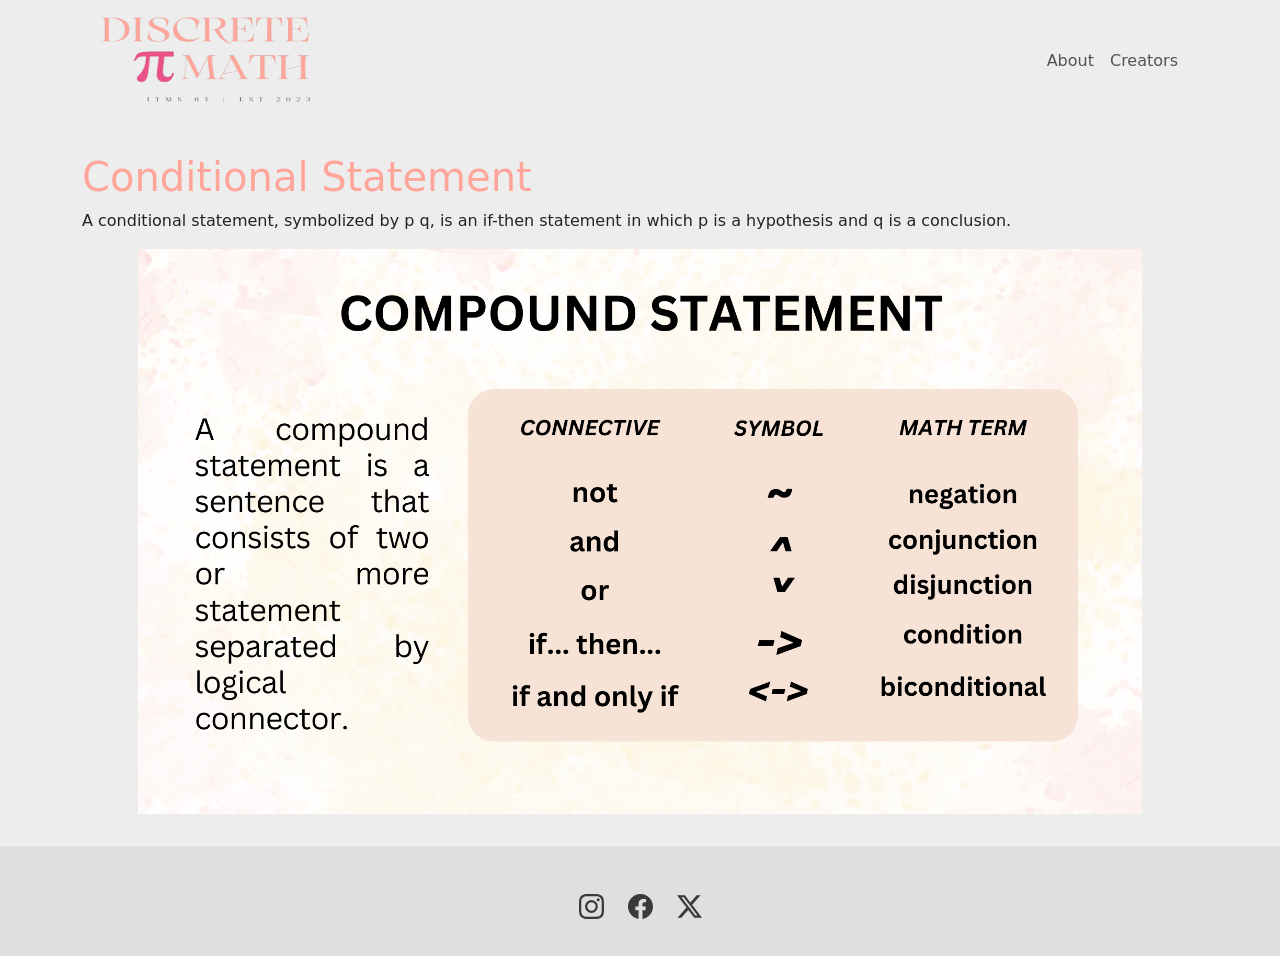
<file: ITMS/conditional.html>
<!doctype html>
<html lang="en">
<head>
   <!-- Required meta tags -->
   <meta charset="utf-8">
   <meta name="viewport" content="width=device-width, initial-scale=1">
      
   <!-- Bootstrap CSS -->
   <link href="https://cdn.jsdelivr.net/npm/bootstrap@5.3.2/dist/css/bootstrap.min.css" rel="stylesheet" integrity="sha384-T3c6CoIi6uLrA9TneNEoa7RxnatzjcDSCmG1MXxSR1GAsXEV/Dwwykc2MPK8M2HN" crossorigin="anonymous">
  
   <!-- Option 1: Include in HTML -->
   <link rel="stylesheet" href="https://cdn.jsdelivr.net/npm/bootstrap-icons@1.3.0/font/bootstrap-icons.css">
   <link href="custom.css" rel="stylesheet" >
   <title>Conditional | All About Discrete Math </title>
</head>
<body>
   <div class="container">
       <nav class="navbar navbar-expand-lg navbar-light">
           <div class="container">
               <a class="navbar-brand" href="index.html">
                   <img src="img/logo.png" width="225" height="95" alt="logo for Discrete Math">
                   <span class="d-none">All About Discrete Math</span>
               </a>
           <button class="navbar-toggler" type="button"
           data-bs-toggle="collapse" data-bs-target="#navbarNav" aria-controls="navbarNav" aria-expanded="false" aria-label="Toggle Navigation">
           <i class="bi bi-list"></i>
           </button>
           <div class="collapse navbar-collapse" id="navbarNav">
                <ul class="navbar-nav ms-auto text-center">
                    <li class="nav-item">
                        <a href="index.html" class="nav-link">About</a>
                    </li>
                    <li class="nav-item">
                        <a href="creators.html" class="nav-link">Creators</a>
                    </li>
                </ul>
            </div>
       </nav>
   </div>

   <main>
        <div class="container my-2 py-md-4">
            <h1>Conditional Statement</h1>
            <p>A conditional statement, symbolized by p q, is an if-then statement in which p is a hypothesis and q is a conclusion.</p>
            <div class="image-container">
                <img src="img/conditional.png" class="img-fluid" alt="Factorial">
            </div>
        </div>
    </main>

    <footer class="py-5">
       <div class="d-flex flex-row justify-content-center">
           <a href="https://www.instagram.com/cmllnn.grc/" class="me-4">
              <svg xmlns="http://www.w3.org/2000/svg" width="25" height="25" fill="currentColor" class="bi bi-instagram" viewBox="0 0 16 16">
                  <path d="M8 0C5.829 0 5.556.01 4.703.048 3.85.088 3.269.222 2.76.42a3.917 3.917 0 0 0-1.417.923A3.927 3.927 0 0 0 .42 2.76C.222 3.268.087 3.85.048 4.7.01 5.555 0 5.827 0 8.001c0 2.172.01 2.444.048 3.297.04.852.174 1.433.372 1.942.205.526.478.972.923 1.417.444.445.89.719 1.416.923.51.198 1.09.333 1.942.372C5.555 15.99 5.827 16 8 16s2.444-.01 3.298-.048c.851-.04 1.434-.174 1.943-.372a3.916 3.916 0 0 0 1.416-.923c.445-.445.718-.891.923-1.417.197-.509.332-1.09.372-1.942C15.99 10.445 16 10.173 16 8s-.01-2.445-.048-3.299c-.04-.851-.175-1.433-.372-1.941a3.926 3.926 0 0 0-.923-1.417A3.911 3.911 0 0 0 13.24.42c-.51-.198-1.092-.333-1.943-.372C10.443.01 10.172 0 7.998 0h.003zm-.717 1.442h.718c2.136 0 2.389.007 3.232.046.78.035 1.204.166 1.486.275.373.145.64.319.92.599.28.28.453.546.598.92.11.281.24.705.275 1.485.039.843.047 1.096.047 3.231s-.008 2.389-.047 3.232c-.035.78-.166 1.203-.275 1.485a2.47 2.47 0 0 1-.599.919c-.28.28-.546.453-.92.598-.28.11-.704.24-1.485.276-.843.038-1.096.047-3.232.047s-2.39-.009-3.233-.047c-.78-.036-1.203-.166-1.485-.276a2.478 2.478 0 0 1-.92-.598 2.48 2.48 0 0 1-.6-.92c-.109-.281-.24-.705-.275-1.485-.038-.843-.046-1.096-.046-3.233 0-2.136.008-2.388.046-3.231.036-.78.166-1.204.276-1.486.145-.373.319-.64.599-.92.28-.28.546-.453.92-.598.282-.11.705-.24 1.485-.276.738-.034 1.024-.044 2.515-.045v.002zm4.988 1.328a.96.96 0 1 0 0 1.92.96.96 0 0 0 0-1.92zm-4.27 1.122a4.109 4.109 0 1 0 0 8.217 4.109 4.109 0 0 0 0-8.217zm0 1.441a2.667 2.667 0 1 1 0 5.334 2.667 2.667 0 0 1 0-5.334z"/>
              </svg>
          </a>
          <a href="https://www.facebook.com/camilleanne.garcia.581?mibextid=LQQJ4d" class="me-4">
              <svg xmlns="http://www.w3.org/2000/svg" width="25" height="25" fill="currentColor" class="bi bi-facebook" viewBox="0 0 16 16">
                 <path d="M16 8.049c0-4.446-3.582-8.05-8-8.05C3.58 0-.002 3.603-.002 8.05c0 4.017 2.926 7.347 6.75 7.951v-5.625h-2.03V8.05H6.75V6.275c0-2.017 1.195-3.131 3.022-3.131.876 0 1.791.157 1.791.157v1.98h-1.009c-.993 0-1.303.621-1.303 1.258v1.51h2.218l-.354 2.326H9.25V16c3.824-.604 6.75-3.934 6.75-7.951z"/>
              </svg>
           </a>
           <a href="https://twitter.com/grccmll17">
               <svg xmlns="http://www.w3.org/2000/svg" width="25" height="25" fill="currentColor" class="bi bi-twitter-x" viewBox="0 0 16 16">
                   <path d="M12.6.75h2.454l-5.36 6.142L16 15.25h-4.937l-3.867-5.07-4.425 5.07H.316l5.733-6.57L0 .75h5.063l3.495 4.633L12.601.75Zm-.86 13.028h1.36L4.323 2.145H2.865l8.875 11.633Z"/>
               </svg>
           </a>
       </div>
   </footer>
 
     <!-- Op@onal JavaScript; choose one of the two! -->
     <!-- Op@on 1: Bootstrap Bundle with Popper -->
     <script src="https://cdn.jsdelivr.net/npm/bootstrap@5.3.2/dist/js/bootstrap.bundle.min.js" integrity="sha384-C6RzsynM9kWDrMNeT87bh95OGNyZPhcTNXj1NW7RuBCsyN/o0jlpcV8Qyq46cDfL" crossorigin="anonymous"></script>
     <script src="hGps://cdn.jsdelivr.net/npm/bootstrap@5.0.1/dist/js/bootstrap.bundle.min.js"
     integrity="sha384-gtEjrD/SeCtmISkJkNUaaKMoLD0//ElJ19smozuHV6z3Iehds+3Ulb9Bn9Plx0x4"
     crossorigin="anonymous"></script>
     <!-- Op@on 2: Separate Popper and Bootstrap JS -->
     <!-- <script src="hGps://cdn.jsdelivr.net/npm/@popperjs/core@2.9.2/dist/umd/popper.min.js"integrity="sha384-IQsoLXl5PILFhosVNubq5LC7Qb9DXgDA9i+tQ8Zj3iwWAwPtgFTxbJ8NT4GN1R8p"crossorigin="anonymous"></script>
     <script src="hGps://cdn.jsdelivr.net/npm/bootstrap@5.0.1/dist/js/bootstrap.min.js"integrity="sha384-Atwg2Pkwv9vp0ygtn1JAojH0nYbwNJLPhwyoVbhoPwBhjQPR5VtM2+xf0Uwh9KtT"crossorigin="anonymous"></script>-->
</body>
</html>
</file>
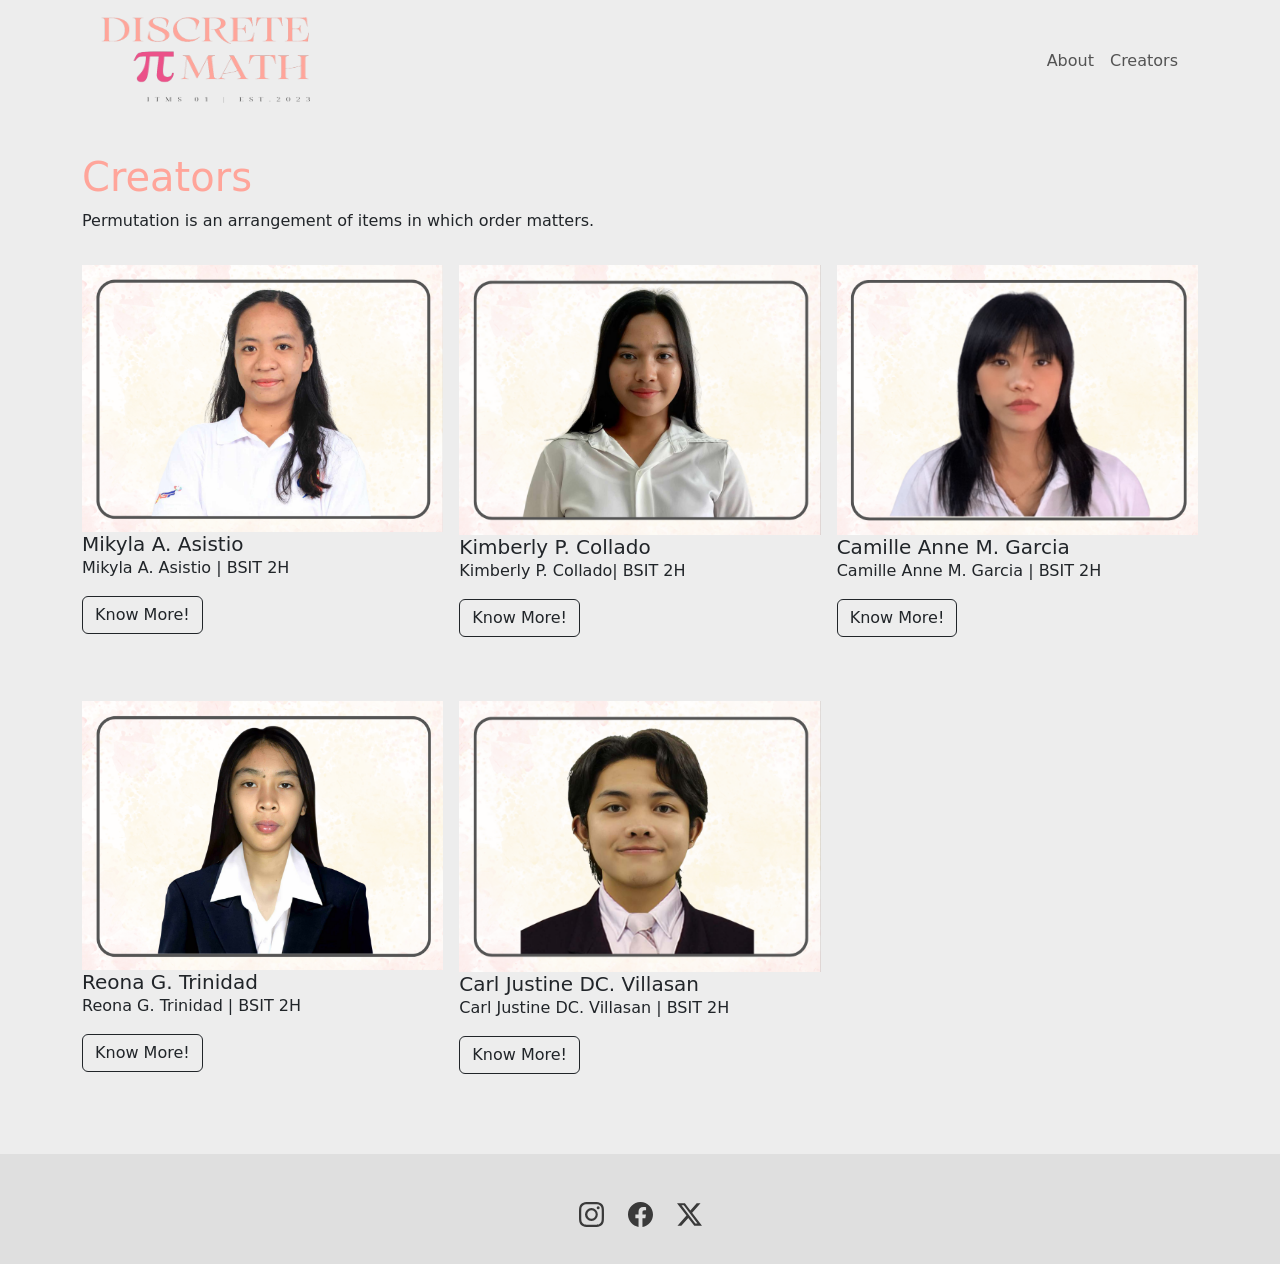
<file: ITMS/creators.html>
<!doctype html>
<html lang="en">
<head>
   <!-- Required meta tags -->
   <meta charset="utf-8">
   <meta name="viewport" content="width=device-width, initial-scale=1">
      
   <!-- Bootstrap CSS -->
   <link href="https://cdn.jsdelivr.net/npm/bootstrap@5.3.2/dist/css/bootstrap.min.css" rel="stylesheet" integrity="sha384-T3c6CoIi6uLrA9TneNEoa7RxnatzjcDSCmG1MXxSR1GAsXEV/Dwwykc2MPK8M2HN" crossorigin="anonymous">
  
   <!-- Option 1: Include in HTML -->
   <link rel="stylesheet" href="https://cdn.jsdelivr.net/npm/bootstrap-icons@1.3.0/font/bootstrap-icons.css">
   <link href="custom.css" rel="stylesheet" >
   <title>Creators | All About Discrete Math</title>
</head>
<body>
   <div class="container">
       <nav class="navbar navbar-expand-lg navbar-light">
           <div class="container">
               <a class="navbar-brand" href="index.html">
                   <img src="img/logo.png" width="225" height="95" alt="logo for Jon Smith Designs">
                   <span class="d-none">Camille Garcia Designs</span>
               </a>
           <button class="navbar-toggler" type="button"
           data-bs-toggle="collapse" data-bs-target="#navbarNav" aria-controls="navbarNav" aria-expanded="false" aria-label="Toggle Navigation">
           <i class="bi bi-list"></i>
           </button>
           <div class="collapse navbar-collapse" id="navbarNav">
               <ul class="navbar-nav ms-auto text-center">
                   <li class="nav-item">
                       <a href="index.html" class="nav-link">About</a>
                   </li>
                   <li class="nav-item">
                       <a href="creators.html" class="nav-link">Creators</a>
                    </li>
               </ul>
           </div>
       </nav>
   </div>
   <main>
      <div class="container my-2 py-md-4">
          <h1>Creators</h1>
          <p>Permutation is an arrangement of items in which order matters.</p>
  
          <div class="row mt-1 g-md-3">
              <!-- Creator 1 -->
              <div class="col-12 col-md-8 col-lg-4 mb-5">
                  <img src="img/mikyla.png" class="card-img-top"/>
                  <div class="card-body">
                      <div class="card-description">
                          <h5 class="card-title">Mikyla A. Asistio</h5>
                          <p class="card-text">Mikyla A. Asistio | BSIT 2H</p>
                          <a href="https://www.facebook.com/mikyla.asistio.3?mibextid=ZbWKwL" class="btn btn-outline-dark">Know More!</a>
                      </div>
                  </div>
              </div>
  
              <!-- Creator 2 -->
              <div class="col-12 col-md-8 col-lg-4 mb-5">
                  <img src="img/kim.png" class="card-img-top" />
                  <div class="card-body">
                      <h5 class="card-title">Kimberly P. Collado</h5>
                      <p class="card-text">Kimberly P. Collado| BSIT 2H</p>
                      <a href="https://www.facebook.com/kimberly.collado.3914?mibextid=ZbWKwL" class="btn btn-outline-dark">Know More!</a>
                  </div>
              </div>
  
              <!-- Creator 3 -->
              <div class="col-12 col-md-8 col-lg-4 mb-5">
                  <img src="img/cams.png" class="card-img-top" />
                  <div class="card-body">
                      <h5 class="card-title">Camille Anne M. Garcia</h5>
                      <p class="card-text">Camille Anne M. Garcia | BSIT 2H</p>
                      <a href="https://www.facebook.com/camilleanne.garcia.581?mibextid=qWsEUC" class="btn btn-outline-dark">Know More!</a>
                  </div>
              </div>
  
              <!-- Creator 4 -->
              <div class="col-12 col-md-8 col-lg-4 mb-5">
                  <img src="img/reo.png" class="card-img-top" />
                  <div class="card-body">
                      <h5 class="card-title">Reona G. Trinidad</h5>
                      <p class="card-text">Reona G. Trinidad | BSIT 2H</p>
                      <a href="https://www.facebook.com/Riourdujaahshq?mibextid=ZbWKwL" class="btn btn-outline-dark">Know More!</a>
                  </div>
              </div>
  
              <!-- Creator 5 -->
              <div class="col-12 col-md-8 col-lg-4 mb-5">
                  <img src="img/cj.png" class="card-img-top" />
                  <div class="card-body">
                      <h5 class="card-title">Carl Justine DC. Villasan</h5>
                      <p class="card-text">Carl Justine DC. Villasan | BSIT 2H</p>
                      <a href="https://www.facebook.com/cj.villasan.39?mibextid=hIlR13" class="btn btn-outline-dark">Know More!</a>
                  </div>
              </div>
          </div>
      </div>
  </main>
  

    <footer class="py-5">
       <div class="d-flex flex-row justify-content-center">
           <a href="https://www.instagram.com/cmllnn.grc/" class="me-4">
              <svg xmlns="http://www.w3.org/2000/svg" width="25" height="25" fill="currentColor" class="bi bi-instagram" viewBox="0 0 16 16">
                  <path d="M8 0C5.829 0 5.556.01 4.703.048 3.85.088 3.269.222 2.76.42a3.917 3.917 0 0 0-1.417.923A3.927 3.927 0 0 0 .42 2.76C.222 3.268.087 3.85.048 4.7.01 5.555 0 5.827 0 8.001c0 2.172.01 2.444.048 3.297.04.852.174 1.433.372 1.942.205.526.478.972.923 1.417.444.445.89.719 1.416.923.51.198 1.09.333 1.942.372C5.555 15.99 5.827 16 8 16s2.444-.01 3.298-.048c.851-.04 1.434-.174 1.943-.372a3.916 3.916 0 0 0 1.416-.923c.445-.445.718-.891.923-1.417.197-.509.332-1.09.372-1.942C15.99 10.445 16 10.173 16 8s-.01-2.445-.048-3.299c-.04-.851-.175-1.433-.372-1.941a3.926 3.926 0 0 0-.923-1.417A3.911 3.911 0 0 0 13.24.42c-.51-.198-1.092-.333-1.943-.372C10.443.01 10.172 0 7.998 0h.003zm-.717 1.442h.718c2.136 0 2.389.007 3.232.046.78.035 1.204.166 1.486.275.373.145.64.319.92.599.28.28.453.546.598.92.11.281.24.705.275 1.485.039.843.047 1.096.047 3.231s-.008 2.389-.047 3.232c-.035.78-.166 1.203-.275 1.485a2.47 2.47 0 0 1-.599.919c-.28.28-.546.453-.92.598-.28.11-.704.24-1.485.276-.843.038-1.096.047-3.232.047s-2.39-.009-3.233-.047c-.78-.036-1.203-.166-1.485-.276a2.478 2.478 0 0 1-.92-.598 2.48 2.48 0 0 1-.6-.92c-.109-.281-.24-.705-.275-1.485-.038-.843-.046-1.096-.046-3.233 0-2.136.008-2.388.046-3.231.036-.78.166-1.204.276-1.486.145-.373.319-.64.599-.92.28-.28.546-.453.92-.598.282-.11.705-.24 1.485-.276.738-.034 1.024-.044 2.515-.045v.002zm4.988 1.328a.96.96 0 1 0 0 1.92.96.96 0 0 0 0-1.92zm-4.27 1.122a4.109 4.109 0 1 0 0 8.217 4.109 4.109 0 0 0 0-8.217zm0 1.441a2.667 2.667 0 1 1 0 5.334 2.667 2.667 0 0 1 0-5.334z"/>
              </svg>
          </a>
          <a href="https://www.facebook.com/camilleanne.garcia.581?mibextid=LQQJ4d" class="me-4">
              <svg xmlns="http://www.w3.org/2000/svg" width="25" height="25" fill="currentColor" class="bi bi-facebook" viewBox="0 0 16 16">
                 <path d="M16 8.049c0-4.446-3.582-8.05-8-8.05C3.58 0-.002 3.603-.002 8.05c0 4.017 2.926 7.347 6.75 7.951v-5.625h-2.03V8.05H6.75V6.275c0-2.017 1.195-3.131 3.022-3.131.876 0 1.791.157 1.791.157v1.98h-1.009c-.993 0-1.303.621-1.303 1.258v1.51h2.218l-.354 2.326H9.25V16c3.824-.604 6.75-3.934 6.75-7.951z"/>
              </svg>
           </a>
           <a href="https://twitter.com/grccmll17">
               <svg xmlns="http://www.w3.org/2000/svg" width="25" height="25" fill="currentColor" class="bi bi-twitter-x" viewBox="0 0 16 16">
                   <path d="M12.6.75h2.454l-5.36 6.142L16 15.25h-4.937l-3.867-5.07-4.425 5.07H.316l5.733-6.57L0 .75h5.063l3.495 4.633L12.601.75Zm-.86 13.028h1.36L4.323 2.145H2.865l8.875 11.633Z"/>
               </svg>
           </a>
       </div>
   </footer>
 
     <!-- Op@onal JavaScript; choose one of the two! -->
     <!-- Op@on 1: Bootstrap Bundle with Popper -->
     <script src="https://cdn.jsdelivr.net/npm/bootstrap@5.3.2/dist/js/bootstrap.bundle.min.js" integrity="sha384-C6RzsynM9kWDrMNeT87bh95OGNyZPhcTNXj1NW7RuBCsyN/o0jlpcV8Qyq46cDfL" crossorigin="anonymous"></script>
     <script src="hGps://cdn.jsdelivr.net/npm/bootstrap@5.0.1/dist/js/bootstrap.bundle.min.js"
     integrity="sha384-gtEjrD/SeCtmISkJkNUaaKMoLD0//ElJ19smozuHV6z3Iehds+3Ulb9Bn9Plx0x4"
     crossorigin="anonymous"></script>
     <!-- Op@on 2: Separate Popper and Bootstrap JS -->
     <!-- <script src="hGps://cdn.jsdelivr.net/npm/@popperjs/core@2.9.2/dist/umd/popper.min.js"integrity="sha384-IQsoLXl5PILFhosVNubq5LC7Qb9DXgDA9i+tQ8Zj3iwWAwPtgFTxbJ8NT4GN1R8p"crossorigin="anonymous"></script>
     <script src="hGps://cdn.jsdelivr.net/npm/bootstrap@5.0.1/dist/js/bootstrap.min.js"integrity="sha384-Atwg2Pkwv9vp0ygtn1JAojH0nYbwNJLPhwyoVbhoPwBhjQPR5VtM2+xf0Uwh9KtT"crossorigin="anonymous"></script>-->
</body>
</html>
</file>
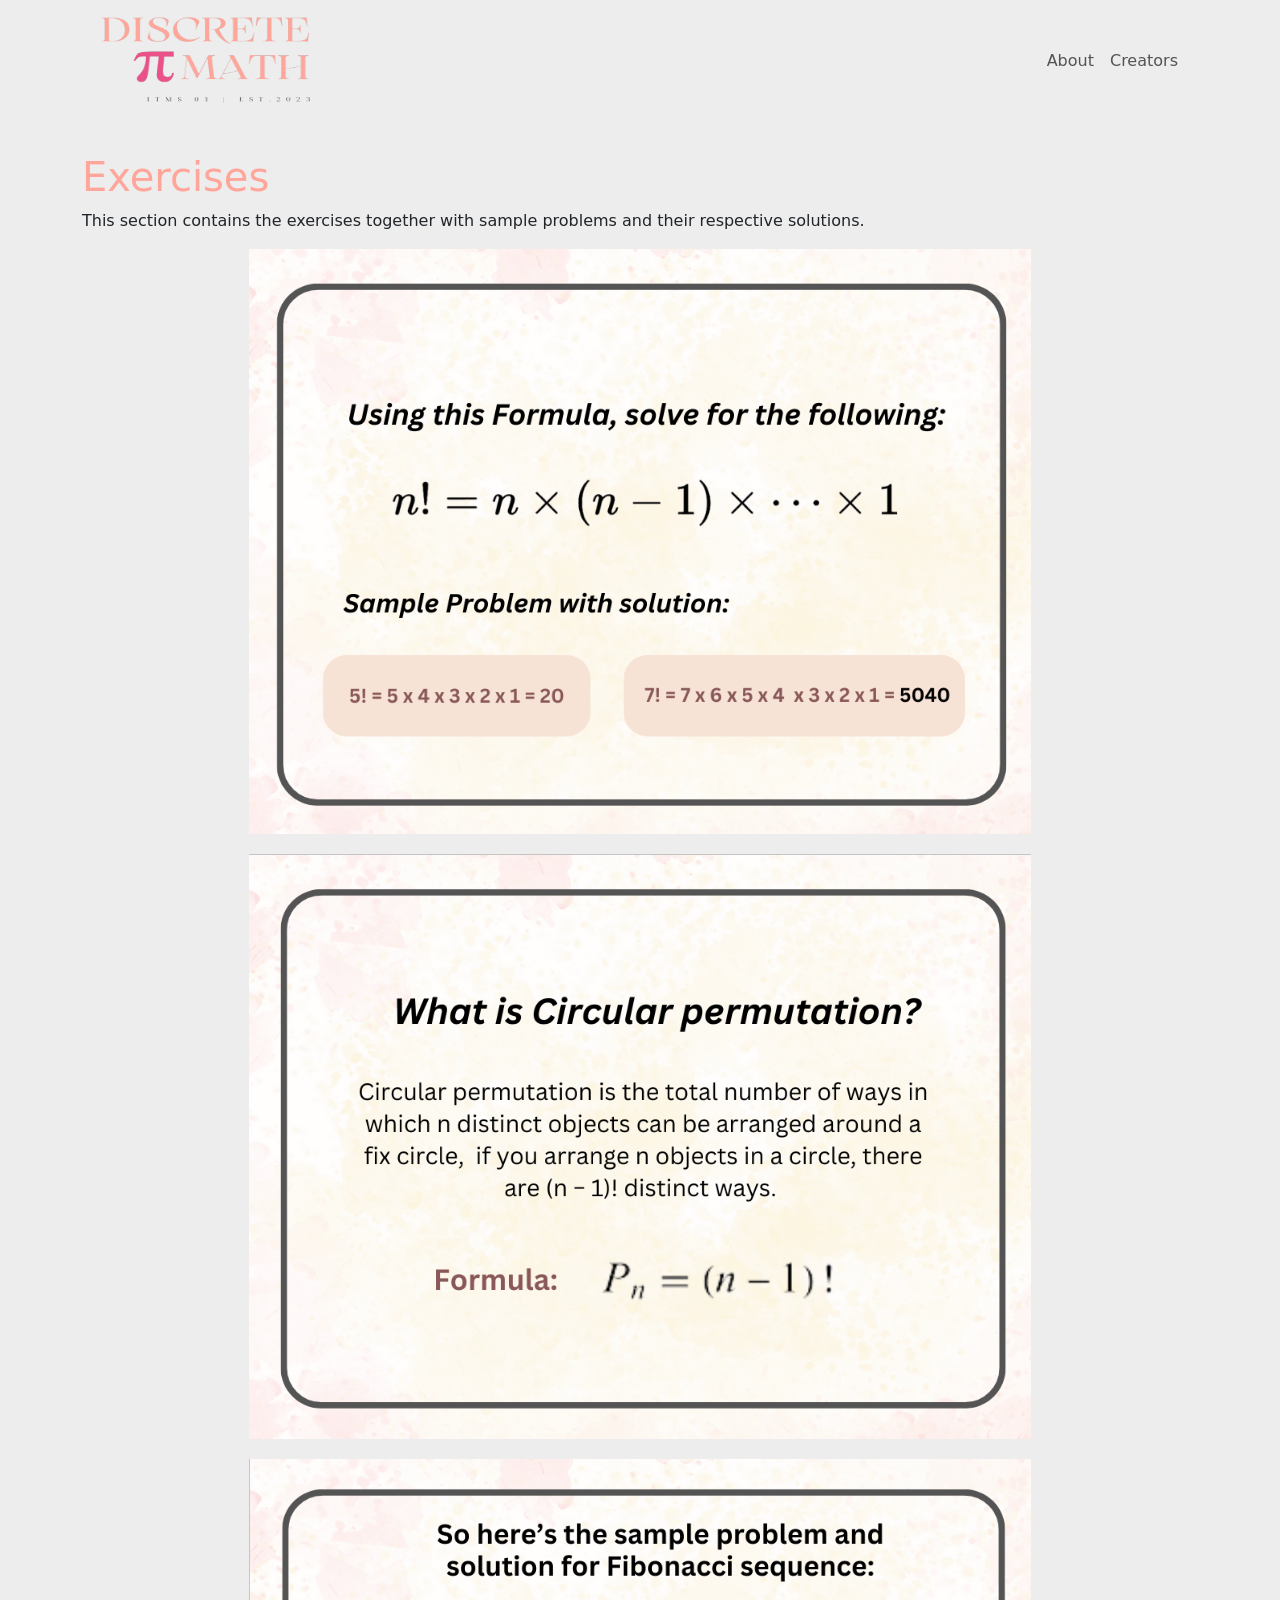
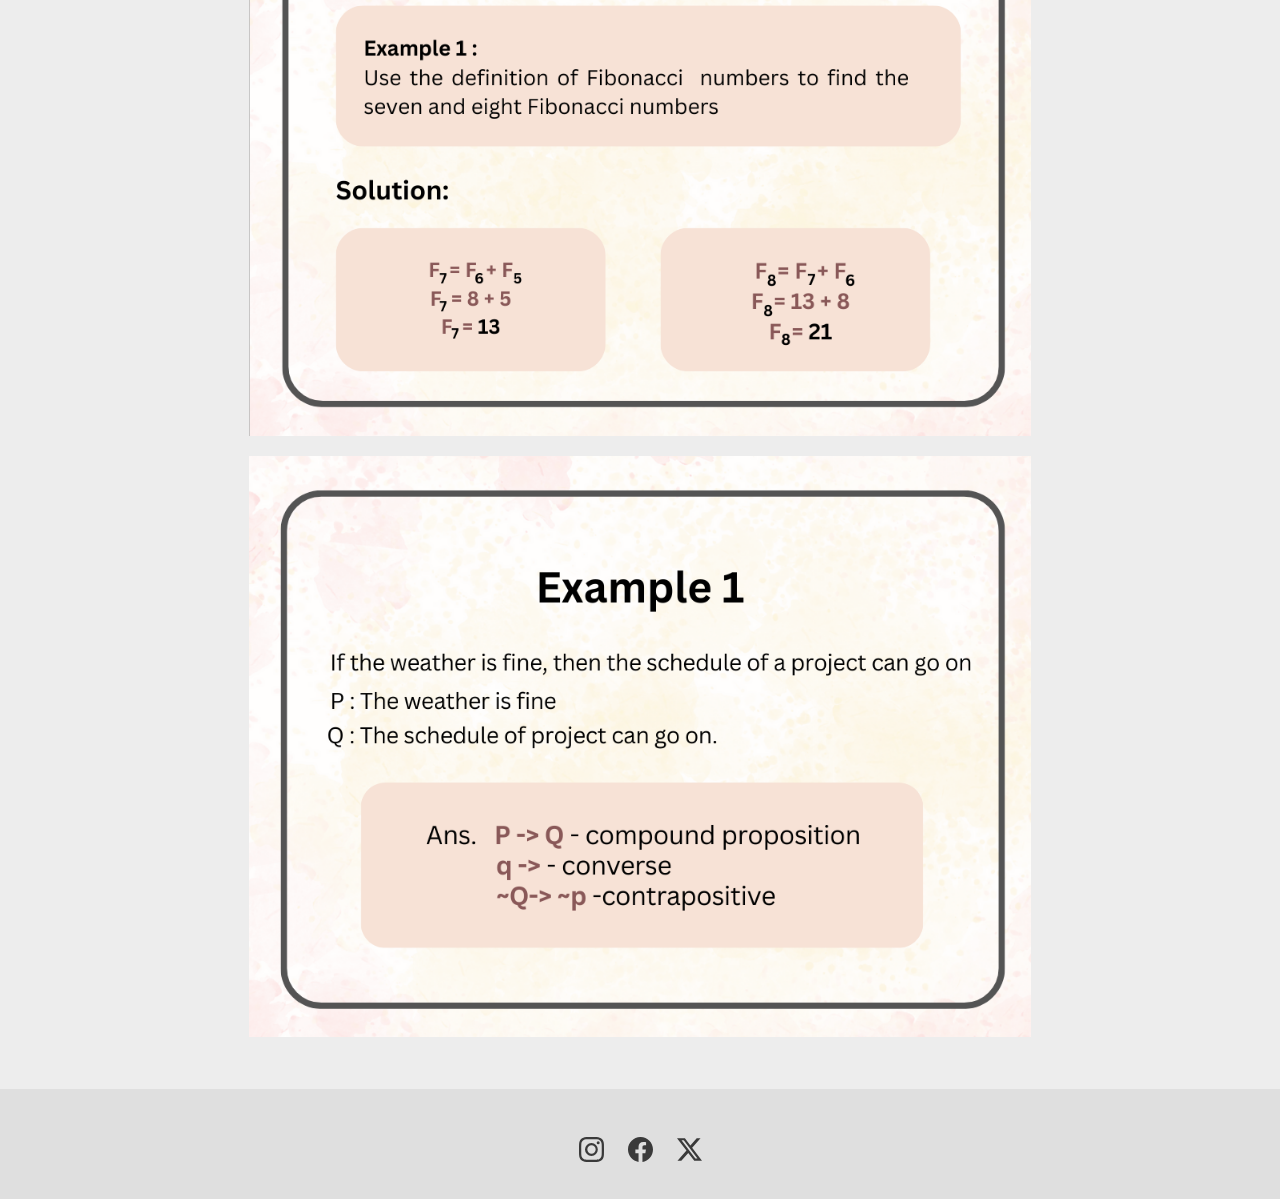
<file: ITMS/exercises.html>
<!doctype html>
<html lang="en">
<head>
   <!-- Required meta tags -->
   <meta charset="utf-8">
   <meta name="viewport" content="width=device-width, initial-scale=1">
      
   <!-- Bootstrap CSS -->
   <link href="https://cdn.jsdelivr.net/npm/bootstrap@5.3.2/dist/css/bootstrap.min.css" rel="stylesheet" integrity="sha384-T3c6CoIi6uLrA9TneNEoa7RxnatzjcDSCmG1MXxSR1GAsXEV/Dwwykc2MPK8M2HN" crossorigin="anonymous">
  
   <!-- Option 1: Include in HTML -->
   <link rel="stylesheet" href="https://cdn.jsdelivr.net/npm/bootstrap-icons@1.3.0/font/bootstrap-icons.css">
   <link href="custom.css" rel="stylesheet" >
   <title>Exercises | Sample Problems and Solutions </title>
</head>
<body>
   <div class="container">
       <nav class="navbar navbar-expand-lg navbar-light">
           <div class="container">
               <a class="navbar-brand" href="index.html">
                   <img src="img/logo.png" width="225" height="95" alt="logo for Discrete Math">
                   <span class="d-none">All About Discrete Math</span>
               </a>
           <button class="navbar-toggler" type="button"
           data-bs-toggle="collapse" data-bs-target="#navbarNav" aria-controls="navbarNav" aria-expanded="false" aria-label="Toggle Navigation">
           <i class="bi bi-list"></i>
           </button>
           <div class="collapse navbar-collapse" id="navbarNav">
                <ul class="navbar-nav ms-auto text-center">
                    <li class="nav-item">
                        <a href="index.html" class="nav-link">About</a>
                    </li>
                    <li class="nav-item">
                        <a href="creators.html" class="nav-link">Creators</a>
                    </li>
                </ul>
           </div>
       </nav>
   </div>

   <main>
        <div class="container my-2 py-md-4">
            <h1>Exercises</h1>
            <p>This section contains the exercises together with sample problems and their respective solutions.</p>
            <div class="image-exercise">
                <img src="img/exercises_card1.png" alt="Fibonacci">
            </div>

            <div class="image-exercise">
                <img src="img/circular_card1.png" alt="Fibonacci">
            </div>

            <div class="image-exercise">
                <img src="img/fibo-exercise.png" alt="Fibonacci">
            </div>

            <div class="image-exercise">
                <img src="img/condi-exercise.png" alt="Fibonacci">
            </div>
        </div>
    </main>

    <footer class="py-5">
       <div class="d-flex flex-row justify-content-center">
           <a href="https://www.instagram.com/cmllnn.grc/" class="me-4">
              <svg xmlns="http://www.w3.org/2000/svg" width="25" height="25" fill="currentColor" class="bi bi-instagram" viewBox="0 0 16 16">
                  <path d="M8 0C5.829 0 5.556.01 4.703.048 3.85.088 3.269.222 2.76.42a3.917 3.917 0 0 0-1.417.923A3.927 3.927 0 0 0 .42 2.76C.222 3.268.087 3.85.048 4.7.01 5.555 0 5.827 0 8.001c0 2.172.01 2.444.048 3.297.04.852.174 1.433.372 1.942.205.526.478.972.923 1.417.444.445.89.719 1.416.923.51.198 1.09.333 1.942.372C5.555 15.99 5.827 16 8 16s2.444-.01 3.298-.048c.851-.04 1.434-.174 1.943-.372a3.916 3.916 0 0 0 1.416-.923c.445-.445.718-.891.923-1.417.197-.509.332-1.09.372-1.942C15.99 10.445 16 10.173 16 8s-.01-2.445-.048-3.299c-.04-.851-.175-1.433-.372-1.941a3.926 3.926 0 0 0-.923-1.417A3.911 3.911 0 0 0 13.24.42c-.51-.198-1.092-.333-1.943-.372C10.443.01 10.172 0 7.998 0h.003zm-.717 1.442h.718c2.136 0 2.389.007 3.232.046.78.035 1.204.166 1.486.275.373.145.64.319.92.599.28.28.453.546.598.92.11.281.24.705.275 1.485.039.843.047 1.096.047 3.231s-.008 2.389-.047 3.232c-.035.78-.166 1.203-.275 1.485a2.47 2.47 0 0 1-.599.919c-.28.28-.546.453-.92.598-.28.11-.704.24-1.485.276-.843.038-1.096.047-3.232.047s-2.39-.009-3.233-.047c-.78-.036-1.203-.166-1.485-.276a2.478 2.478 0 0 1-.92-.598 2.48 2.48 0 0 1-.6-.92c-.109-.281-.24-.705-.275-1.485-.038-.843-.046-1.096-.046-3.233 0-2.136.008-2.388.046-3.231.036-.78.166-1.204.276-1.486.145-.373.319-.64.599-.92.28-.28.546-.453.92-.598.282-.11.705-.24 1.485-.276.738-.034 1.024-.044 2.515-.045v.002zm4.988 1.328a.96.96 0 1 0 0 1.92.96.96 0 0 0 0-1.92zm-4.27 1.122a4.109 4.109 0 1 0 0 8.217 4.109 4.109 0 0 0 0-8.217zm0 1.441a2.667 2.667 0 1 1 0 5.334 2.667 2.667 0 0 1 0-5.334z"/>
              </svg>
          </a>
          <a href="https://www.facebook.com/camilleanne.garcia.581?mibextid=LQQJ4d" class="me-4">
              <svg xmlns="http://www.w3.org/2000/svg" width="25" height="25" fill="currentColor" class="bi bi-facebook" viewBox="0 0 16 16">
                 <path d="M16 8.049c0-4.446-3.582-8.05-8-8.05C3.58 0-.002 3.603-.002 8.05c0 4.017 2.926 7.347 6.75 7.951v-5.625h-2.03V8.05H6.75V6.275c0-2.017 1.195-3.131 3.022-3.131.876 0 1.791.157 1.791.157v1.98h-1.009c-.993 0-1.303.621-1.303 1.258v1.51h2.218l-.354 2.326H9.25V16c3.824-.604 6.75-3.934 6.75-7.951z"/>
              </svg>
           </a>
           <a href="https://twitter.com/grccmll17">
               <svg xmlns="http://www.w3.org/2000/svg" width="25" height="25" fill="currentColor" class="bi bi-twitter-x" viewBox="0 0 16 16">
                   <path d="M12.6.75h2.454l-5.36 6.142L16 15.25h-4.937l-3.867-5.07-4.425 5.07H.316l5.733-6.57L0 .75h5.063l3.495 4.633L12.601.75Zm-.86 13.028h1.36L4.323 2.145H2.865l8.875 11.633Z"/>
               </svg>
           </a>
       </div>
   </footer>
 
     <!-- Op@onal JavaScript; choose one of the two! -->
     <!-- Op@on 1: Bootstrap Bundle with Popper -->
     <script src="https://cdn.jsdelivr.net/npm/bootstrap@5.3.2/dist/js/bootstrap.bundle.min.js" integrity="sha384-C6RzsynM9kWDrMNeT87bh95OGNyZPhcTNXj1NW7RuBCsyN/o0jlpcV8Qyq46cDfL" crossorigin="anonymous"></script>
     <script src="hGps://cdn.jsdelivr.net/npm/bootstrap@5.0.1/dist/js/bootstrap.bundle.min.js"
     integrity="sha384-gtEjrD/SeCtmISkJkNUaaKMoLD0//ElJ19smozuHV6z3Iehds+3Ulb9Bn9Plx0x4"
     crossorigin="anonymous"></script>
     <!-- Op@on 2: Separate Popper and Bootstrap JS -->
     <!-- <script src="hGps://cdn.jsdelivr.net/npm/@popperjs/core@2.9.2/dist/umd/popper.min.js"integrity="sha384-IQsoLXl5PILFhosVNubq5LC7Qb9DXgDA9i+tQ8Zj3iwWAwPtgFTxbJ8NT4GN1R8p"crossorigin="anonymous"></script>
     <script src="hGps://cdn.jsdelivr.net/npm/bootstrap@5.0.1/dist/js/bootstrap.min.js"integrity="sha384-Atwg2Pkwv9vp0ygtn1JAojH0nYbwNJLPhwyoVbhoPwBhjQPR5VtM2+xf0Uwh9KtT"crossorigin="anonymous"></script>-->
</body>
</html>
</file>
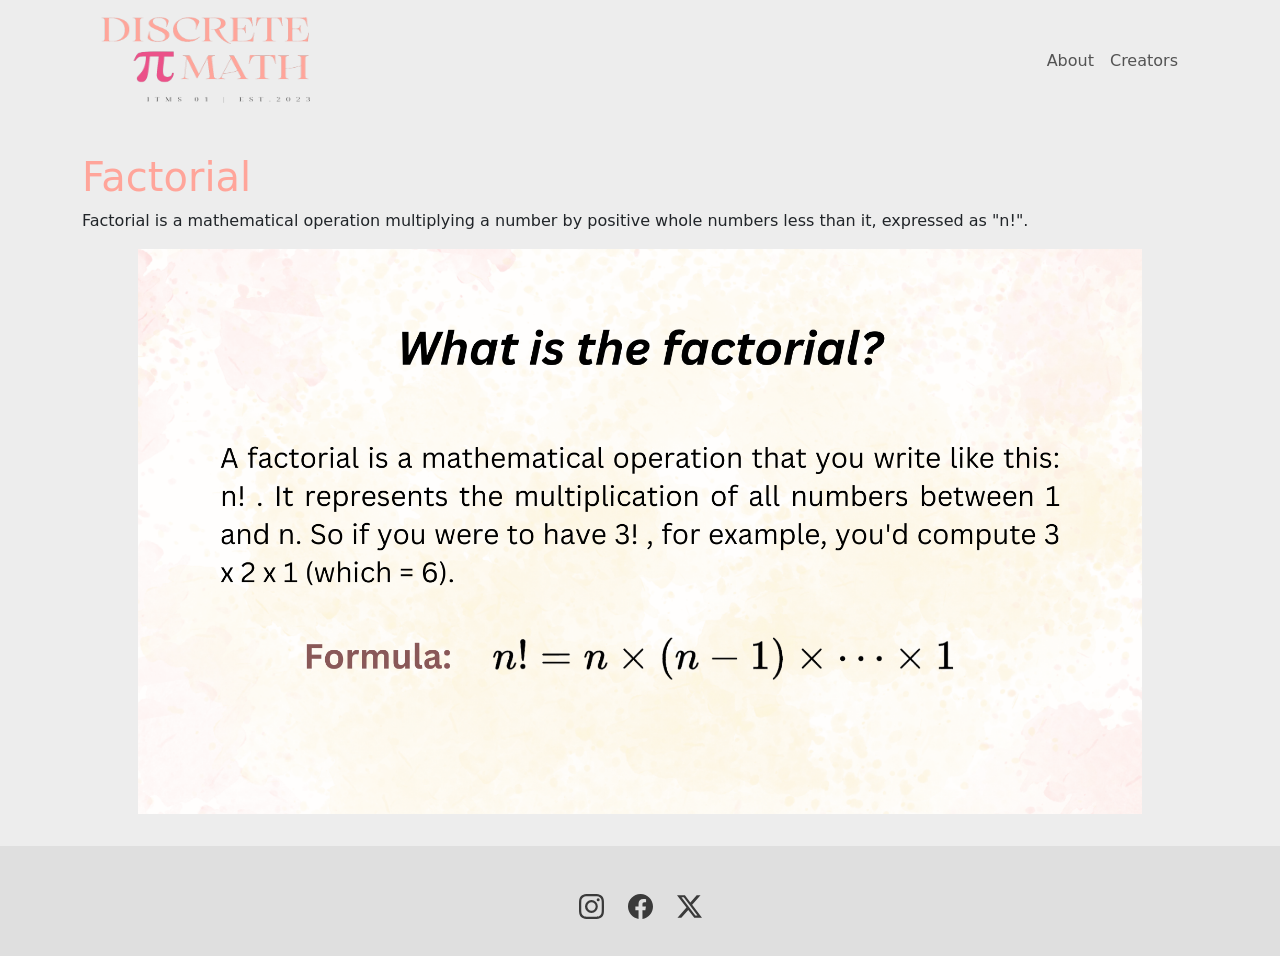
<file: ITMS/factorial.html>
<!doctype html>
<html lang="en">
<head>
   <!-- Required meta tags -->
   <meta charset="utf-8">
   <meta name="viewport" content="width=device-width, initial-scale=1">
      
   <!-- Bootstrap CSS -->
   <link href="https://cdn.jsdelivr.net/npm/bootstrap@5.3.2/dist/css/bootstrap.min.css" rel="stylesheet" integrity="sha384-T3c6CoIi6uLrA9TneNEoa7RxnatzjcDSCmG1MXxSR1GAsXEV/Dwwykc2MPK8M2HN" crossorigin="anonymous">
  
   <!-- Option 1: Include in HTML -->
   <link rel="stylesheet" href="https://cdn.jsdelivr.net/npm/bootstrap-icons@1.3.0/font/bootstrap-icons.css">
   <link href="custom.css" rel="stylesheet" >
   <title>Factorial | Permutation </title>
</head>
<body>
   <div class="container">
       <nav class="navbar navbar-expand-lg navbar-light">
           <div class="container">
               <a class="navbar-brand" href="index.html">
                   <img src="img/logo.png" width="225" height="95" alt="logo for Discrete Math">
                   <span class="d-none">All About Discrete Math</span>
               </a>
           <button class="navbar-toggler" type="button"
           data-bs-toggle="collapse" data-bs-target="#navbarNav" aria-controls="navbarNav" aria-expanded="false" aria-label="Toggle Navigation">
           <i class="bi bi-list"></i>
           </button>
           <div class="collapse navbar-collapse" id="navbarNav">
                <ul class="navbar-nav ms-auto text-center">
                    <li class="nav-item">
                        <a href="index.html" class="nav-link">About</a>
                    </li>
                    <li class="nav-item">
                        <a href="creators.html" class="nav-link">Creators</a>
                    </li>
                </ul>
           </div>
       </nav>
   </div>

   <main>
        <div class="container my-2 py-md-4">
            <h1>Factorial</h1>
            <p>Factorial is a mathematical operation multiplying a number by positive whole numbers less than it, expressed as "n!".</p>
            <div class="image-container">
                <img src="img/factorial.png" class="img-fluid" alt="Factorial">
            </div>
        </div>
    </main>

    <footer class="py-5">
       <div class="d-flex flex-row justify-content-center">
           <a href="https://www.instagram.com/cmllnn.grc/" class="me-4">
              <svg xmlns="http://www.w3.org/2000/svg" width="25" height="25" fill="currentColor" class="bi bi-instagram" viewBox="0 0 16 16">
                  <path d="M8 0C5.829 0 5.556.01 4.703.048 3.85.088 3.269.222 2.76.42a3.917 3.917 0 0 0-1.417.923A3.927 3.927 0 0 0 .42 2.76C.222 3.268.087 3.85.048 4.7.01 5.555 0 5.827 0 8.001c0 2.172.01 2.444.048 3.297.04.852.174 1.433.372 1.942.205.526.478.972.923 1.417.444.445.89.719 1.416.923.51.198 1.09.333 1.942.372C5.555 15.99 5.827 16 8 16s2.444-.01 3.298-.048c.851-.04 1.434-.174 1.943-.372a3.916 3.916 0 0 0 1.416-.923c.445-.445.718-.891.923-1.417.197-.509.332-1.09.372-1.942C15.99 10.445 16 10.173 16 8s-.01-2.445-.048-3.299c-.04-.851-.175-1.433-.372-1.941a3.926 3.926 0 0 0-.923-1.417A3.911 3.911 0 0 0 13.24.42c-.51-.198-1.092-.333-1.943-.372C10.443.01 10.172 0 7.998 0h.003zm-.717 1.442h.718c2.136 0 2.389.007 3.232.046.78.035 1.204.166 1.486.275.373.145.64.319.92.599.28.28.453.546.598.92.11.281.24.705.275 1.485.039.843.047 1.096.047 3.231s-.008 2.389-.047 3.232c-.035.78-.166 1.203-.275 1.485a2.47 2.47 0 0 1-.599.919c-.28.28-.546.453-.92.598-.28.11-.704.24-1.485.276-.843.038-1.096.047-3.232.047s-2.39-.009-3.233-.047c-.78-.036-1.203-.166-1.485-.276a2.478 2.478 0 0 1-.92-.598 2.48 2.48 0 0 1-.6-.92c-.109-.281-.24-.705-.275-1.485-.038-.843-.046-1.096-.046-3.233 0-2.136.008-2.388.046-3.231.036-.78.166-1.204.276-1.486.145-.373.319-.64.599-.92.28-.28.546-.453.92-.598.282-.11.705-.24 1.485-.276.738-.034 1.024-.044 2.515-.045v.002zm4.988 1.328a.96.96 0 1 0 0 1.92.96.96 0 0 0 0-1.92zm-4.27 1.122a4.109 4.109 0 1 0 0 8.217 4.109 4.109 0 0 0 0-8.217zm0 1.441a2.667 2.667 0 1 1 0 5.334 2.667 2.667 0 0 1 0-5.334z"/>
              </svg>
          </a>
          <a href="https://www.facebook.com/camilleanne.garcia.581?mibextid=LQQJ4d" class="me-4">
              <svg xmlns="http://www.w3.org/2000/svg" width="25" height="25" fill="currentColor" class="bi bi-facebook" viewBox="0 0 16 16">
                 <path d="M16 8.049c0-4.446-3.582-8.05-8-8.05C3.58 0-.002 3.603-.002 8.05c0 4.017 2.926 7.347 6.75 7.951v-5.625h-2.03V8.05H6.75V6.275c0-2.017 1.195-3.131 3.022-3.131.876 0 1.791.157 1.791.157v1.98h-1.009c-.993 0-1.303.621-1.303 1.258v1.51h2.218l-.354 2.326H9.25V16c3.824-.604 6.75-3.934 6.75-7.951z"/>
              </svg>
           </a>
           <a href="https://twitter.com/grccmll17">
               <svg xmlns="http://www.w3.org/2000/svg" width="25" height="25" fill="currentColor" class="bi bi-twitter-x" viewBox="0 0 16 16">
                   <path d="M12.6.75h2.454l-5.36 6.142L16 15.25h-4.937l-3.867-5.07-4.425 5.07H.316l5.733-6.57L0 .75h5.063l3.495 4.633L12.601.75Zm-.86 13.028h1.36L4.323 2.145H2.865l8.875 11.633Z"/>
               </svg>
           </a>
       </div>
   </footer>
 
     <!-- Op@onal JavaScript; choose one of the two! -->
     <!-- Op@on 1: Bootstrap Bundle with Popper -->
     <script src="https://cdn.jsdelivr.net/npm/bootstrap@5.3.2/dist/js/bootstrap.bundle.min.js" integrity="sha384-C6RzsynM9kWDrMNeT87bh95OGNyZPhcTNXj1NW7RuBCsyN/o0jlpcV8Qyq46cDfL" crossorigin="anonymous"></script>
     <script src="hGps://cdn.jsdelivr.net/npm/bootstrap@5.0.1/dist/js/bootstrap.bundle.min.js"
     integrity="sha384-gtEjrD/SeCtmISkJkNUaaKMoLD0//ElJ19smozuHV6z3Iehds+3Ulb9Bn9Plx0x4"
     crossorigin="anonymous"></script>
     <!-- Op@on 2: Separate Popper and Bootstrap JS -->
     <!-- <script src="hGps://cdn.jsdelivr.net/npm/@popperjs/core@2.9.2/dist/umd/popper.min.js"integrity="sha384-IQsoLXl5PILFhosVNubq5LC7Qb9DXgDA9i+tQ8Zj3iwWAwPtgFTxbJ8NT4GN1R8p"crossorigin="anonymous"></script>
     <script src="hGps://cdn.jsdelivr.net/npm/bootstrap@5.0.1/dist/js/bootstrap.min.js"integrity="sha384-Atwg2Pkwv9vp0ygtn1JAojH0nYbwNJLPhwyoVbhoPwBhjQPR5VtM2+xf0Uwh9KtT"crossorigin="anonymous"></script>-->
</body>
</html>
</file>
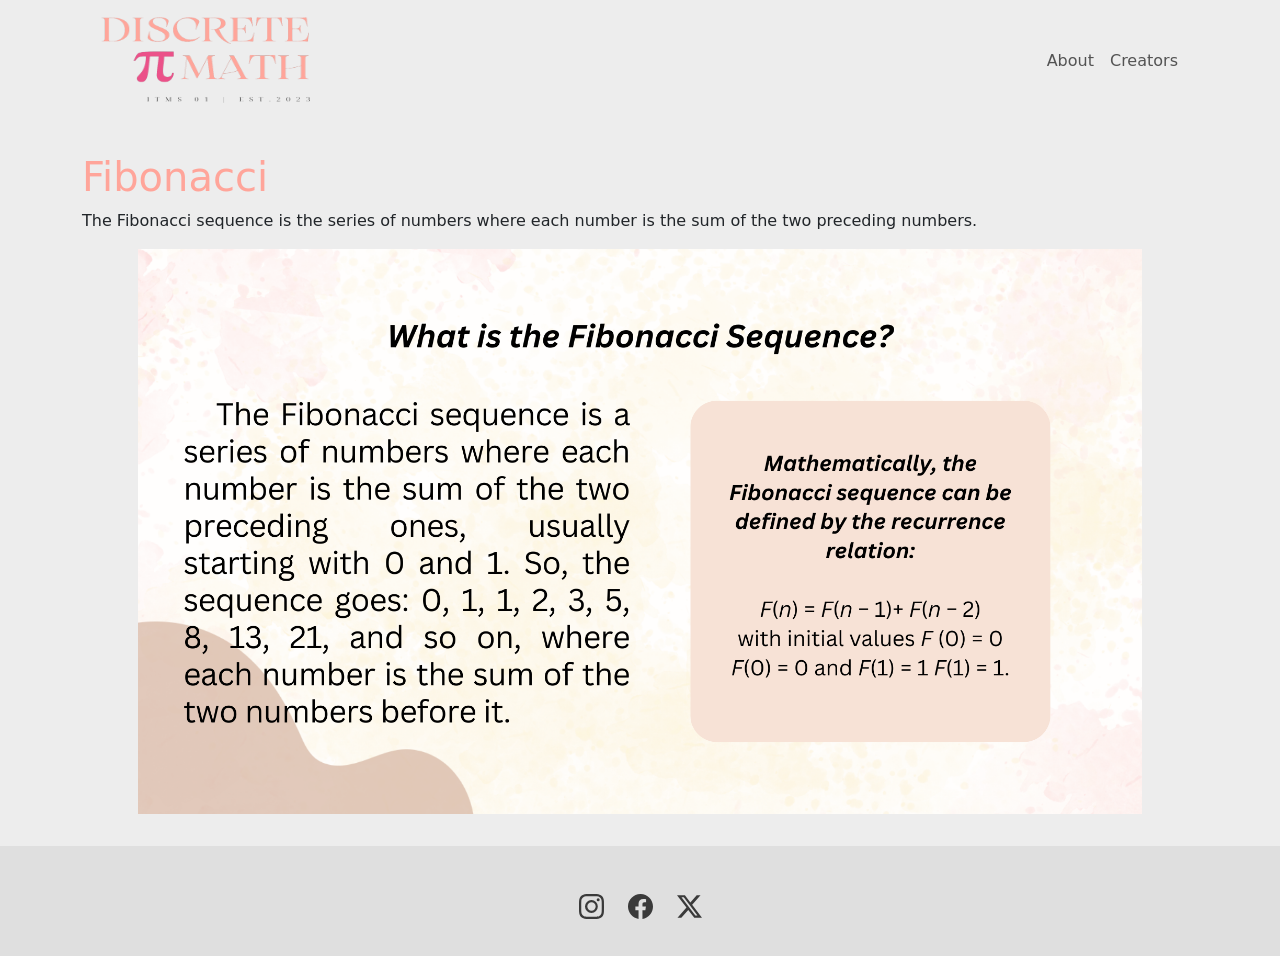
<file: ITMS/fibonacci.html>
<!DOCTYPE html>
<html lang="en">
<head>
   <meta charset="utf-8">
   <meta name="viewport" content="width=device-width, initial-scale=1">
   <link href="https://cdn.jsdelivr.net/npm/bootstrap@5.3.2/dist/css/bootstrap.min.css" rel="stylesheet" integrity="sha384-T3c6CoIi6uLrA9TneNEoa7RxnatzjcDSCmG1MXxSR1GAsXEV/Dwwykc2MPK8M2HN" crossorigin="anonymous">
   <link rel="stylesheet" href="https://cdn.jsdelivr.net/npm/bootstrap-icons@1.3.0/font/bootstrap-icons.css">
   <link href="custom.css" rel="stylesheet" >
   <title>Fibonacci | Fibonacci </title>
</head>
<body>
   <div class="container">
       <nav class="navbar navbar-expand-lg navbar-light">
           <div class="container">
               <a class="navbar-brand" href="index.html">
                   <img src="img/logo.png" width="225" height="95" alt="logo for Discrete Math">
                   <span class="d-none">All About Discrete Math</span>
               </a>
               <button class="navbar-toggler" type="button"
               data-bs-toggle="collapse" data-bs-target="#navbarNav" aria-controls="navbarNav" aria-expanded="false" aria-label="Toggle Navigation">
               <i class="bi bi-list"></i>
               </button>
               <div class="collapse navbar-collapse" id="navbarNav">
                    <ul class="navbar-nav ms-auto text-center">
                        <li class="nav-item">
                            <a href="index.html" class="nav-link">About</a>
                        </li>
                        <li class="nav-item">
                            <a href="creators.html" class="nav-link">Creators</a>
                        </li>
                    </ul>
               </div>
           </div>
       </nav>
   </div>

   <main>
        <div class="container my-2 py-md-4">
            <h1>Fibonacci</h1>
            <p>The Fibonacci sequence is the series of numbers where each number is the sum of the two preceding numbers.</p>
            <div class="image-container">
                <img src="img/fibonacci.png" alt="Fibonacci">
            </div>
        </div>
    </main>

    <footer class="py-5">
       <div class="d-flex flex-row justify-content-center">
           <a href="https://www.instagram.com/cmllnn.grc/" class="me-4">
              <svg xmlns="http://www.w3.org/2000/svg" width="25" height="25" fill="currentColor" class="bi bi-instagram" viewBox="0 0 16 16">
                  <path d="M8 0C5.829 0 5.556.01 4.703.048 3.85.088 3.269.222 2.76.42a3.917 3.917 0 0 0-1.417.923A3.927 3.927 0 0 0 .42 2.76C.222 3.268.087 3.85.048 4.7.01 5.555 0 5.827 0 8.001c0 2.172.01 2.444.048 3.297.04.852.174 1.433.372 1.942.205.526.478.972.923 1.417.444.445.89.719 1.416.923.51.198 1.09.333 1.942.372C5.555 15.99 5.827 16 8 16s2.444-.01 3.298-.048c.851-.04 1.434-.174 1.943-.372a3.916 3.916 0 0 0 1.416-.923c.445-.445.718-.891.923-1.417.197-.509.332-1.09.372-1.942C15.99 10.445 16 10.173 16 8s-.01-2.445-.048-3.299c-.04-.851-.175-1.433-.372-1.941a3.926 3.926 0 0 0-.923-1.417A3.911 3.911 0 0 0 13.24.42c-.51-.198-1.092-.333-1.943-.372C10.443.01 10.172 0 7.998 0h.003zm-.717 1.442h.718c2.136 0 2.389.007 3.232.046.78.035 1.204.166 1.486.275.373.145.64.319.92.599.28.28.453.546.598.92.11.281.24.705.275 1.485.039.843.047 1.096.047 3.231s-.008 2.389-.047 3.232c-.035.78-.166 1.203-.275 1.485a2.47 2.47 0 0 1-.599.919c-.28.28-.546.453-.92.598-.28.11-.704.24-1.485.276-.843.038-1.096.047-3.232.047s-2.39-.009-3.233-.047c-.78-.036-1.203-.166-1.485-.276a2.478 2.478 0 0 1-.92-.598 2.48 2.48 0 0 1-.6-.92c-.109-.281-.24-.705-.275-1.485-.038-.843-.046-1.096-.046-3.233 0-2.136.008-2.388.046-3.231.036-.78.166-1.204.276-1.486.145-.373.319-.64.599-.92.28-.28.546-.453.92-.598.282-.11.705-.24 1.485-.276.738-.034 1.024-.044 2.515-.045v.002zm4.988 1.328a.96.96 0 1 0 0 1.92.96.96 0 0 0 0-1.92zm-4.27 1.122a4.109 4.109 0 1 0 0 8.217 4.109 4.109 0 0 0 0-8.217zm0 1.441a2.667 2.667 0 1 1 0 5.334 2.667 2.667 0 0 1 0-5.334z"/>
              </svg>
          </a>
          <a href="https://www.facebook.com/camilleanne.garcia.581?mibextid=LQQJ4d" class="me-4">
              <svg xmlns="http://www.w3.org/2000/svg" width="25" height="25" fill="currentColor" class="bi bi-facebook" viewBox="0 0 16 16">
                 <path d="M16 8.049c0-4.446-3.582-8.05-8-8.05C3.58 0-.002 3.603-.002 8.05c0 4.017 2.926 7.347 6.75 7.951v-5.625h-2.03V8.05H6.75V6.275c0-2.017 1.195-3.131 3.022-3.131.876 0 1.791.157 1.791.157v1.98h-1.009c-.993 0-1.303.621-1.303 1.258v1.51h2.218l-.354 2.326H9.25V16c3.824-.604 6.75-3.934 6.75-7.951z"/>
              </svg>
           </a>
           <a href="https://twitter.com/grccmll17">
               <svg xmlns="http://www.w3.org/2000/svg" width="25" height="25" fill="currentColor" class="bi bi-twitter-x" viewBox="0 0 16 16">
                   <path d="M12.6.75h2.454l-5.36 6.142L16 15.25h-4.937l-3.867-5.07-4.425 5.07H.316l5.733-6.57L0 .75h5.063l3.495 4.633L12.601.75Zm-.86 13.028h1.36L4.323 2.145H2.865l8.875 11.633Z"/>
               </svg>
           </a>
       </div>
   </footer>
 
     <!-- Op@onal JavaScript; choose one of the two! -->
     <!-- Op@on 1: Bootstrap Bundle with Popper -->
     <script src="https://cdn.jsdelivr.net/npm/bootstrap@5.3.2/dist/js/bootstrap.bundle.min.js" integrity="sha384-C6RzsynM9kWDrMNeT87bh95OGNyZPhcTNXj1NW7RuBCsyN/o0jlpcV8Qyq46cDfL" crossorigin="anonymous"></script>
     <script src="hGps://cdn.jsdelivr.net/npm/bootstrap@5.0.1/dist/js/bootstrap.bundle.min.js"
     integrity="sha384-gtEjrD/SeCtmISkJkNUaaKMoLD0//ElJ19smozuHV6z3Iehds+3Ulb9Bn9Plx0x4"
     crossorigin="anonymous"></script>
     <!-- Op@on 2: Separate Popper and Bootstrap JS -->
     <!-- <script src="hGps://cdn.jsdelivr.net/npm/@popperjs/core@2.9.2/dist/umd/popper.min.js"integrity="sha384-IQsoLXl5PILFhosVNubq5LC7Qb9DXgDA9i+tQ8Zj3iwWAwPtgFTxbJ8NT4GN1R8p"crossorigin="anonymous"></script>
     <script src="hGps://cdn.jsdelivr.net/npm/bootstrap@5.0.1/dist/js/bootstrap.min.js"integrity="sha384-Atwg2Pkwv9vp0ygtn1JAojH0nYbwNJLPhwyoVbhoPwBhjQPR5VtM2+xf0Uwh9KtT"crossorigin="anonymous"></script>-->
</body>
</html>
</file>
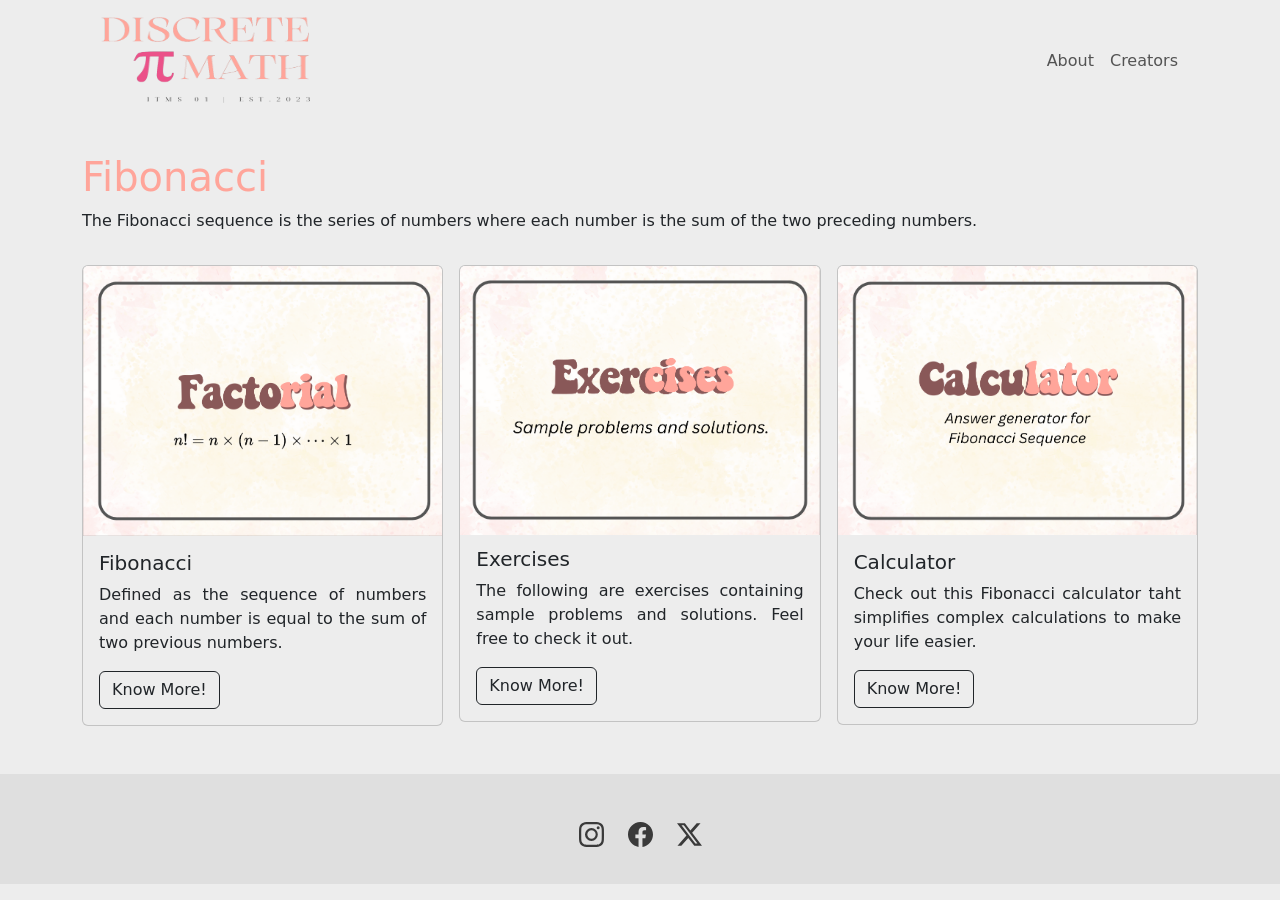
<file: ITMS/fibonacci1.html>
<!doctype html>
<html lang="en">
<head>
   <!-- Required meta tags -->
   <meta charset="utf-8">
   <meta name="viewport" content="width=device-width, initial-scale=1">
      
   <!-- Bootstrap CSS -->
   <link href="https://cdn.jsdelivr.net/npm/bootstrap@5.3.2/dist/css/bootstrap.min.css" rel="stylesheet" integrity="sha384-T3c6CoIi6uLrA9TneNEoa7RxnatzjcDSCmG1MXxSR1GAsXEV/Dwwykc2MPK8M2HN" crossorigin="anonymous">
  
   <!-- Option 1: Include in HTML -->
   <link rel="stylesheet" href="https://cdn.jsdelivr.net/npm/bootstrap-icons@1.3.0/font/bootstrap-icons.css">
   <link href="custom.css" rel="stylesheet" >
   <title>Fibonacci | All About Discrete Math</title>
</head>
<body>
   <div class="container">
       <nav class="navbar navbar-expand-lg navbar-light">
           <div class="container">
               <a class="navbar-brand" href="index.html">
                  <img src="img/logo.png" width="225" height="95" alt="logo for Discrete Math">
                  <span class="d-none">All About Discrete Math</span>
               </a>
           <button class="navbar-toggler" type="button"
           data-bs-toggle="collapse" data-bs-target="#navbarNav" aria-controls="navbarNav" aria-expanded="false" aria-label="Toggle Navigation">
           <i class="bi bi-list"></i>
           </button>
           <div class="collapse navbar-collapse" id="navbarNav">
               <ul class="navbar-nav ms-auto text-center">
                  <li class="nav-item">
                     <a href="index.html" class="nav-link">About</a>
                  </li>
                  <li class="nav-item">
                     <a href="creators.html" class="nav-link">Creators</a>
                  </li>
            </ul>
           </div>
       </nav>
   </div>
    <main>
       <div class="container my-2 py-md-4">
          <h1>Fibonacci</h1>
          <p>The Fibonacci sequence is the series of numbers where each number is the sum of the two preceding numbers.</p>
          <div class="row mt-1 g-md-3">
             <div class="col-12 col-md-8 col-lg-4 mb-3">
                <div class="card">
                   <div class="upper-layer-image">
                      <img src="img/factorial_card.png" alt="Upper Layer Image" class="card-img-top" /></div>
                   <img src="img/factorial_card1.png" alt="Factorial" class="card-img-top"/>
                   <div class="card-body">
                      <div class="card-description">
                         <h5 class="card-title">Fibonacci</h5>
                         <p class="card-text">Defined as the sequence of numbers and each number is equal to the sum of two previous numbers.</p>
                         <a href="fibonacci.html" class="btn btn-outline-dark">Know More!</a>
                      </div>
                   </div>
                </div>
             </div>
          <div class="col-12 col-md-8 col-lg-4 mb-3">
                <div class="card">
                   <div class="upper-layer-image">
                      <img src="img/exercises_card.png" alt="Upper Layer Image" class="card-img-top" /></div>
                   <img src="img/fibo-exercise.png" alt="Circular permutation" class="card-img-top" />
                   <div class="card-body">
                      <h5 class="card-title">Exercises</h5>
                      <p class="card-text">The following are exercises containing sample problems and solutions. Feel free to check it out.</p>
                      <a href="exercises.html" class="btn btn-outline-dark">Know More!</a>
                   </div>
                </div>
          </div>
          <div class="col-12 col-md-8 col-lg-4 mb-3">
                <div class="card">
                   <div class="upper-layer-image">
                      <img src="img/calcu-fibo.png" alt="Upper Layer Image" class="card-img-top" /></div>
                   <img src="img/calcu-fibo1.png" alt="Exercises" class="card-img-top" />
                   <div class="card-body">
                      <h5 class="card-title">Calculator</h5>
                      <p class="card-text">Check out this Fibonacci calculator taht simplifies complex calculations to make your life easier.</p>
                      <a href="calculator-fibo.html" class="btn btn-outline-dark">Know More!</a>
                   </div>
                </div>
          </div>
       </div>
    </main>

    <footer class="py-5">
       <div class="d-flex flex-row justify-content-center">
           <a href="https://www.instagram.com/cmllnn.grc/" class="me-4">
              <svg xmlns="http://www.w3.org/2000/svg" width="25" height="25" fill="currentColor" class="bi bi-instagram" viewBox="0 0 16 16">
                  <path d="M8 0C5.829 0 5.556.01 4.703.048 3.85.088 3.269.222 2.76.42a3.917 3.917 0 0 0-1.417.923A3.927 3.927 0 0 0 .42 2.76C.222 3.268.087 3.85.048 4.7.01 5.555 0 5.827 0 8.001c0 2.172.01 2.444.048 3.297.04.852.174 1.433.372 1.942.205.526.478.972.923 1.417.444.445.89.719 1.416.923.51.198 1.09.333 1.942.372C5.555 15.99 5.827 16 8 16s2.444-.01 3.298-.048c.851-.04 1.434-.174 1.943-.372a3.916 3.916 0 0 0 1.416-.923c.445-.445.718-.891.923-1.417.197-.509.332-1.09.372-1.942C15.99 10.445 16 10.173 16 8s-.01-2.445-.048-3.299c-.04-.851-.175-1.433-.372-1.941a3.926 3.926 0 0 0-.923-1.417A3.911 3.911 0 0 0 13.24.42c-.51-.198-1.092-.333-1.943-.372C10.443.01 10.172 0 7.998 0h.003zm-.717 1.442h.718c2.136 0 2.389.007 3.232.046.78.035 1.204.166 1.486.275.373.145.64.319.92.599.28.28.453.546.598.92.11.281.24.705.275 1.485.039.843.047 1.096.047 3.231s-.008 2.389-.047 3.232c-.035.78-.166 1.203-.275 1.485a2.47 2.47 0 0 1-.599.919c-.28.28-.546.453-.92.598-.28.11-.704.24-1.485.276-.843.038-1.096.047-3.232.047s-2.39-.009-3.233-.047c-.78-.036-1.203-.166-1.485-.276a2.478 2.478 0 0 1-.92-.598 2.48 2.48 0 0 1-.6-.92c-.109-.281-.24-.705-.275-1.485-.038-.843-.046-1.096-.046-3.233 0-2.136.008-2.388.046-3.231.036-.78.166-1.204.276-1.486.145-.373.319-.64.599-.92.28-.28.546-.453.92-.598.282-.11.705-.24 1.485-.276.738-.034 1.024-.044 2.515-.045v.002zm4.988 1.328a.96.96 0 1 0 0 1.92.96.96 0 0 0 0-1.92zm-4.27 1.122a4.109 4.109 0 1 0 0 8.217 4.109 4.109 0 0 0 0-8.217zm0 1.441a2.667 2.667 0 1 1 0 5.334 2.667 2.667 0 0 1 0-5.334z"/>
              </svg>
          </a>
          <a href="https://www.facebook.com/camilleanne.garcia.581?mibextid=LQQJ4d" class="me-4">
              <svg xmlns="http://www.w3.org/2000/svg" width="25" height="25" fill="currentColor" class="bi bi-facebook" viewBox="0 0 16 16">
                 <path d="M16 8.049c0-4.446-3.582-8.05-8-8.05C3.58 0-.002 3.603-.002 8.05c0 4.017 2.926 7.347 6.75 7.951v-5.625h-2.03V8.05H6.75V6.275c0-2.017 1.195-3.131 3.022-3.131.876 0 1.791.157 1.791.157v1.98h-1.009c-.993 0-1.303.621-1.303 1.258v1.51h2.218l-.354 2.326H9.25V16c3.824-.604 6.75-3.934 6.75-7.951z"/>
              </svg>
           </a>
           <a href="https://twitter.com/grccmll17">
               <svg xmlns="http://www.w3.org/2000/svg" width="25" height="25" fill="currentColor" class="bi bi-twitter-x" viewBox="0 0 16 16">
                   <path d="M12.6.75h2.454l-5.36 6.142L16 15.25h-4.937l-3.867-5.07-4.425 5.07H.316l5.733-6.57L0 .75h5.063l3.495 4.633L12.601.75Zm-.86 13.028h1.36L4.323 2.145H2.865l8.875 11.633Z"/>
               </svg>
           </a>
       </div>
   </footer>
 
     <!-- Op@onal JavaScript; choose one of the two! -->
     <!-- Op@on 1: Bootstrap Bundle with Popper -->
     <script src="https://cdn.jsdelivr.net/npm/bootstrap@5.3.2/dist/js/bootstrap.bundle.min.js" integrity="sha384-C6RzsynM9kWDrMNeT87bh95OGNyZPhcTNXj1NW7RuBCsyN/o0jlpcV8Qyq46cDfL" crossorigin="anonymous"></script>
     <script src="hGps://cdn.jsdelivr.net/npm/bootstrap@5.0.1/dist/js/bootstrap.bundle.min.js"
     integrity="sha384-gtEjrD/SeCtmISkJkNUaaKMoLD0//ElJ19smozuHV6z3Iehds+3Ulb9Bn9Plx0x4"
     crossorigin="anonymous"></script>
     <!-- Op@on 2: Separate Popper and Bootstrap JS -->
     <!-- <script src="hGps://cdn.jsdelivr.net/npm/@popperjs/core@2.9.2/dist/umd/popper.min.js"integrity="sha384-IQsoLXl5PILFhosVNubq5LC7Qb9DXgDA9i+tQ8Zj3iwWAwPtgFTxbJ8NT4GN1R8p"crossorigin="anonymous"></script>
     <script src="hGps://cdn.jsdelivr.net/npm/bootstrap@5.0.1/dist/js/bootstrap.min.js"integrity="sha384-Atwg2Pkwv9vp0ygtn1JAojH0nYbwNJLPhwyoVbhoPwBhjQPR5VtM2+xf0Uwh9KtT"crossorigin="anonymous"></script>-->
</body>
</html>
</file>
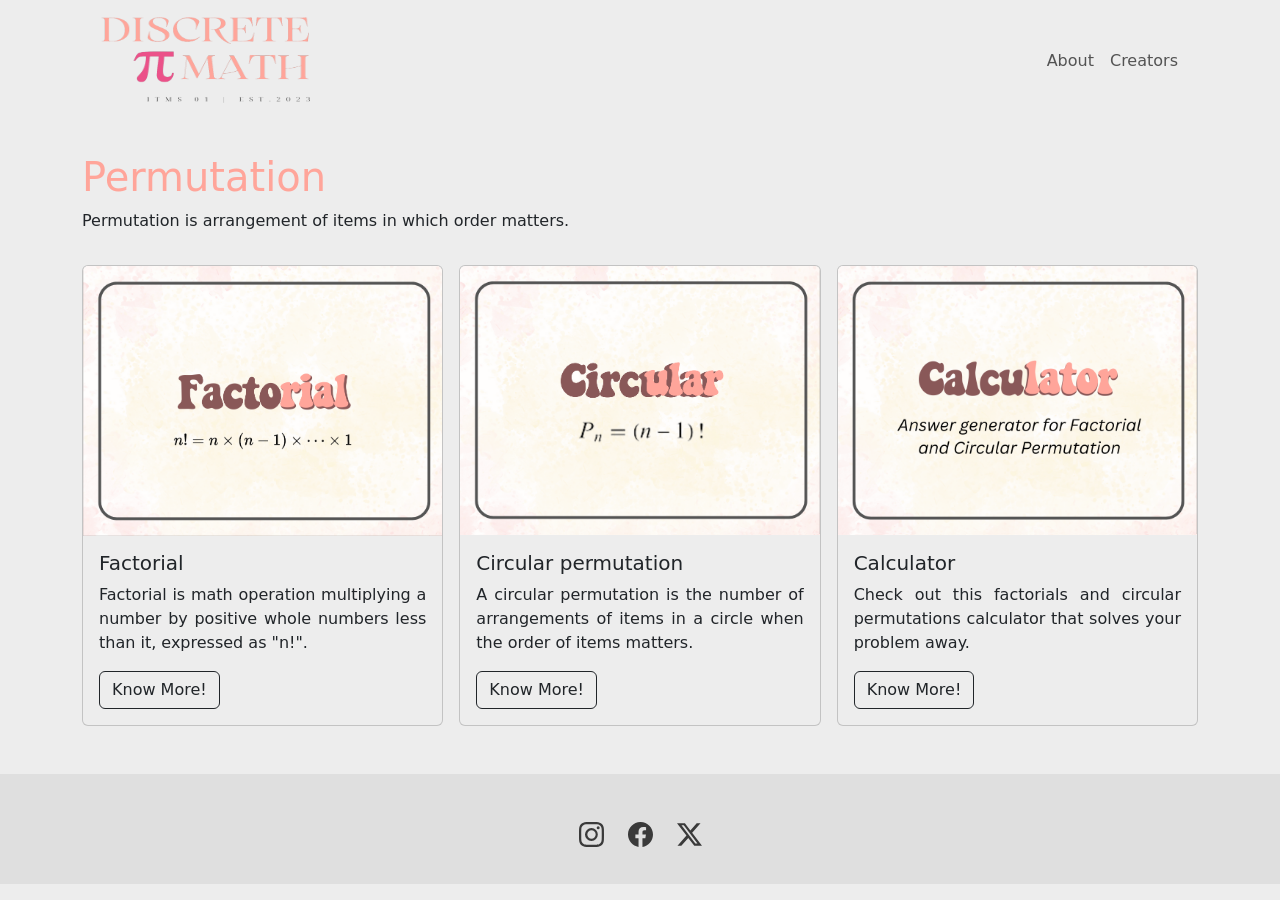
<file: ITMS/permutation.html>
<!doctype html>
<html lang="en">
<head>
   <!-- Required meta tags -->
   <meta charset="utf-8">
   <meta name="viewport" content="width=device-width, initial-scale=1">
      
   <!-- Bootstrap CSS -->
   <link href="https://cdn.jsdelivr.net/npm/bootstrap@5.3.2/dist/css/bootstrap.min.css" rel="stylesheet" integrity="sha384-T3c6CoIi6uLrA9TneNEoa7RxnatzjcDSCmG1MXxSR1GAsXEV/Dwwykc2MPK8M2HN" crossorigin="anonymous">
  
   <!-- Option 1: Include in HTML -->
   <link rel="stylesheet" href="https://cdn.jsdelivr.net/npm/bootstrap-icons@1.3.0/font/bootstrap-icons.css">
   <link href="custom.css" rel="stylesheet" >
   <title>Permutation | All About Discrete Math</title>
</head>
<body>
   <div class="container">
       <nav class="navbar navbar-expand-lg navbar-light">
           <div class="container">
               <a class="navbar-brand" href="index.html">
                   <img src="img/logo.png" width="225" height="95" alt="logo for Jon Smith Designs">
                   <span class="d-none">Camille Garcia Designs</span>
               </a>
           <button class="navbar-toggler" type="button"
           data-bs-toggle="collapse" data-bs-target="#navbarNav" aria-controls="navbarNav" aria-expanded="false" aria-label="Toggle Navigation">
           <i class="bi bi-list"></i>
           </button>
           <div class="collapse navbar-collapse" id="navbarNav">
               <ul class="navbar-nav ms-auto text-center">
                  <li class="nav-item">
                     <a href="index.html" class="nav-link">About</a>
                  </li>
                  <li class="nav-item">
                     <a href="creators.html" class="nav-link">Creators</a>
                  </li>
            </ul>
           </div>
       </nav>
   </div>
    <main>
       <div class="container my-2 py-md-4">
          <h1>Permutation</h1>
          <p>Permutation is arrangement of items in which order matters.</p>
          <div class="row mt-1 g-md-3">
             <div class="col-12 col-md-8 col-lg-4 mb-3">
                <div class="card">
                   <div class="upper-layer-image">
                      <img src="img/factorial_card.png" alt="Upper Layer Image" class="card-img-top" /></div>
                   <img src="img/factorial_card1.png" alt="Factorial" class="card-img-top"/>
                   <div class="card-body">
                      <div class="card-description">
                         <h5 class="card-title">Factorial</h5>
                         <p class="card-text">Factorial is math operation multiplying a number by positive whole numbers less than it, expressed as "n!".</p>
                         <a href="factorial.html" class="btn btn-outline-dark">Know More!</a>
                      </div>
                   </div>
                </div>
             </div>
          <div class="col-12 col-md-8 col-lg-4 mb-3">
                <div class="card">
                   <div class="upper-layer-image">
                      <img src="img/circular_card.png" alt="Upper Layer Image" class="card-img-top" /></div>
                   <img src="img/circular_card1.png" alt="Circular permutation" class="card-img-top" />
                   <div class="card-body">
                      <h5 class="card-title">Circular permutation</h5>
                      <p class="card-text">A circular permutation is the number of arrangements of items in a circle when the order of items matters.</p>
                      <a href="circular.html" class="btn btn-outline-dark">Know More!</a>
                   </div>
                </div>
          </div>
          <div class="col-12 col-md-8 col-lg-4 mb-3">
                <div class="card">
                   <div class="upper-layer-image">
                      <img src="img/calcu_permu.png" alt="Upper Layer Image" class="card-img-top" /></div>
                   <img src="img/exercises_card1.png" alt="Exercises" class="card-img-top" />
                   <div class="card-body">
                      <h5 class="card-title">Calculator</h5>
                      <p class="card-text">Check out this factorials and circular permutations calculator that solves your problem away.</p>
                      <a href="calculator.html" class="btn btn-outline-dark">Know More!</a>
                   </div>
                </div>
          </div>
       </div>
    </main>

    <footer class="py-5">
       <div class="d-flex flex-row justify-content-center">
           <a href="https://www.instagram.com/cmllnn.grc/" class="me-4">
              <svg xmlns="http://www.w3.org/2000/svg" width="25" height="25" fill="currentColor" class="bi bi-instagram" viewBox="0 0 16 16">
                  <path d="M8 0C5.829 0 5.556.01 4.703.048 3.85.088 3.269.222 2.76.42a3.917 3.917 0 0 0-1.417.923A3.927 3.927 0 0 0 .42 2.76C.222 3.268.087 3.85.048 4.7.01 5.555 0 5.827 0 8.001c0 2.172.01 2.444.048 3.297.04.852.174 1.433.372 1.942.205.526.478.972.923 1.417.444.445.89.719 1.416.923.51.198 1.09.333 1.942.372C5.555 15.99 5.827 16 8 16s2.444-.01 3.298-.048c.851-.04 1.434-.174 1.943-.372a3.916 3.916 0 0 0 1.416-.923c.445-.445.718-.891.923-1.417.197-.509.332-1.09.372-1.942C15.99 10.445 16 10.173 16 8s-.01-2.445-.048-3.299c-.04-.851-.175-1.433-.372-1.941a3.926 3.926 0 0 0-.923-1.417A3.911 3.911 0 0 0 13.24.42c-.51-.198-1.092-.333-1.943-.372C10.443.01 10.172 0 7.998 0h.003zm-.717 1.442h.718c2.136 0 2.389.007 3.232.046.78.035 1.204.166 1.486.275.373.145.64.319.92.599.28.28.453.546.598.92.11.281.24.705.275 1.485.039.843.047 1.096.047 3.231s-.008 2.389-.047 3.232c-.035.78-.166 1.203-.275 1.485a2.47 2.47 0 0 1-.599.919c-.28.28-.546.453-.92.598-.28.11-.704.24-1.485.276-.843.038-1.096.047-3.232.047s-2.39-.009-3.233-.047c-.78-.036-1.203-.166-1.485-.276a2.478 2.478 0 0 1-.92-.598 2.48 2.48 0 0 1-.6-.92c-.109-.281-.24-.705-.275-1.485-.038-.843-.046-1.096-.046-3.233 0-2.136.008-2.388.046-3.231.036-.78.166-1.204.276-1.486.145-.373.319-.64.599-.92.28-.28.546-.453.92-.598.282-.11.705-.24 1.485-.276.738-.034 1.024-.044 2.515-.045v.002zm4.988 1.328a.96.96 0 1 0 0 1.92.96.96 0 0 0 0-1.92zm-4.27 1.122a4.109 4.109 0 1 0 0 8.217 4.109 4.109 0 0 0 0-8.217zm0 1.441a2.667 2.667 0 1 1 0 5.334 2.667 2.667 0 0 1 0-5.334z"/>
              </svg>
          </a>
          <a href="https://www.facebook.com/camilleanne.garcia.581?mibextid=LQQJ4d" class="me-4">
              <svg xmlns="http://www.w3.org/2000/svg" width="25" height="25" fill="currentColor" class="bi bi-facebook" viewBox="0 0 16 16">
                 <path d="M16 8.049c0-4.446-3.582-8.05-8-8.05C3.58 0-.002 3.603-.002 8.05c0 4.017 2.926 7.347 6.75 7.951v-5.625h-2.03V8.05H6.75V6.275c0-2.017 1.195-3.131 3.022-3.131.876 0 1.791.157 1.791.157v1.98h-1.009c-.993 0-1.303.621-1.303 1.258v1.51h2.218l-.354 2.326H9.25V16c3.824-.604 6.75-3.934 6.75-7.951z"/>
              </svg>
           </a>
           <a href="https://twitter.com/grccmll17">
               <svg xmlns="http://www.w3.org/2000/svg" width="25" height="25" fill="currentColor" class="bi bi-twitter-x" viewBox="0 0 16 16">
                   <path d="M12.6.75h2.454l-5.36 6.142L16 15.25h-4.937l-3.867-5.07-4.425 5.07H.316l5.733-6.57L0 .75h5.063l3.495 4.633L12.601.75Zm-.86 13.028h1.36L4.323 2.145H2.865l8.875 11.633Z"/>
               </svg>
           </a>
       </div>
   </footer>
 
     <!-- Op@onal JavaScript; choose one of the two! -->
     <!-- Op@on 1: Bootstrap Bundle with Popper -->
     <script src="https://cdn.jsdelivr.net/npm/bootstrap@5.3.2/dist/js/bootstrap.bundle.min.js" integrity="sha384-C6RzsynM9kWDrMNeT87bh95OGNyZPhcTNXj1NW7RuBCsyN/o0jlpcV8Qyq46cDfL" crossorigin="anonymous"></script>
     <script src="hGps://cdn.jsdelivr.net/npm/bootstrap@5.0.1/dist/js/bootstrap.bundle.min.js"
     integrity="sha384-gtEjrD/SeCtmISkJkNUaaKMoLD0//ElJ19smozuHV6z3Iehds+3Ulb9Bn9Plx0x4"
     crossorigin="anonymous"></script>
     <!-- Op@on 2: Separate Popper and Bootstrap JS -->
     <!-- <script src="hGps://cdn.jsdelivr.net/npm/@popperjs/core@2.9.2/dist/umd/popper.min.js"integrity="sha384-IQsoLXl5PILFhosVNubq5LC7Qb9DXgDA9i+tQ8Zj3iwWAwPtgFTxbJ8NT4GN1R8p"crossorigin="anonymous"></script>
     <script src="hGps://cdn.jsdelivr.net/npm/bootstrap@5.0.1/dist/js/bootstrap.min.js"integrity="sha384-Atwg2Pkwv9vp0ygtn1JAojH0nYbwNJLPhwyoVbhoPwBhjQPR5VtM2+xf0Uwh9KtT"crossorigin="anonymous"></script>-->
</body>
</html>
</file>
<file: ITMS/custom.css>
body {
	background-color: #EDEDED;
}
header{
	background: no-repeat center center;
	background-size: cover;
	color: white;
}

.singleCol {
	max-width: 600px;
	margin: 0 auto;
}

.topnav {
	text-align: left;
	display: flex;
	justify-content: space-between;
	align-items: center;
	flex-direction: row;
	border: #FFA59A;
	text-align: center;
}

.menu-container {
	display: flex;
	flex-direction: column;
}

.submenu {
	display: none;
	flex-direction: column;
	align-items: flex-start;
	margin-top: 5px;
	color: #895858;
}

#permutation:target .submenu {
	display: flex;
}

#permutation:target a {
	color: #895858;
}

#permutation:target .submenu a {
	margin: 3px 0;
	font-size: 75%;
}

.topnav a {
	text-decoration: none;
	color: #3a3a3a;
	margin: 2px;
	padding: 3px;
	transition: color 0.3s;
}

.topnav .card {
	margin-right: 10px; 
	transition: background-color 0.3s; 
}

.topnav .card:hover {
	background-color: #EFAA9C; 
}

.topnav a:hover {
	color: #800020;
	text-decoration: underline;
}

.topnav div a {
	margin-top: 7px;
}

.topnav div a:hover {
	color: #895858;
	text-decoration: underline;
}

.image-container {
	text-align: center;
}

.image-container img {
	max-width: 90%;
	height: auto;
}

.image-exercise {
    flex: 0 0 30%;
    text-align: center;
    margin-bottom: 20px;
    transition: transform 0.3s;
}

.image-exercise img {
    max-width: 70%;
    height: auto;
    display: block;
    margin: 0 auto;
}

.image-exercise:hover {
    transform: scale(1.1);
}

.icon-image{
	height: 18px;
}
.navbar-nav .nav-link:hover {
    color: #E12C2C;
}
.navbar-light,
.navbar-toggler {
	color: #E12C2C;
	border-color: #E12C2C;
}
.navbar-light,
.navbar-toggler:hover {
	color: #800020;
	border-color: #800020;
}
h1 {
	color: #FFA59A;
}
h2 {
	color: #895858;
	margin-bottom: 20px;
}
h3 {
	color: #800020;
	text-align: left;
}
.custom-lead {
	font-weight: bold;
	color: #3a3a3a;
}
.portrait-image {
	border-radius: 20px;
	opacity: 0.9;
    transition: 0.3s ease-in-out;
}
.portrait-image:hover {
	opacity: 1;
	scale: 1;
	transform: scale(1.1);
}
.color-overlay{
	min-height: 65vh;
}
.card {
	background-color: #EDEDED;
	position: relative;
	overflow: hidden;
}
.card:hover {
    transform: scale(1.05);
} 
.card-text{
	text-align: justify;
}
.upper-layer-image {
   position: absolute;
   top: 0;
   left: 0;
   width: 100%;
   height: 100%;
   opacity: 1;
   transition: opacity 0.5s ease;
   pointer-events: none;
}
.card:hover .upper-layer-image {
   opacity: 0;
}
.mnt-image {
   width: 100%;
   height: 100%;
   object-fit: cover;
}
.btn-primary:hover {
    color: #895858;
    background-color: #E12C2C;
}
.btn-outline-dark:hover {
    color: #3a3a3a;
    background-color: #FFA59A;
}
.singleCol{
	max-width: 750px;
}
.gside {
	height: 100%;
	width: 50%;
	margin-left: 100px;
	margin-top: 10px;
  	object-fit: cover; 
}
footer{
	background-color: #dfdfdf;
	max-height: 110px;
}

footer a{
	color: #3a3a3a;
}

footer a:hover{
	color: #EFAA9C;
}


@media (max-width: 768px) {
	.color-overlay{
		min-height: 30vh;
	}
}
</file>
